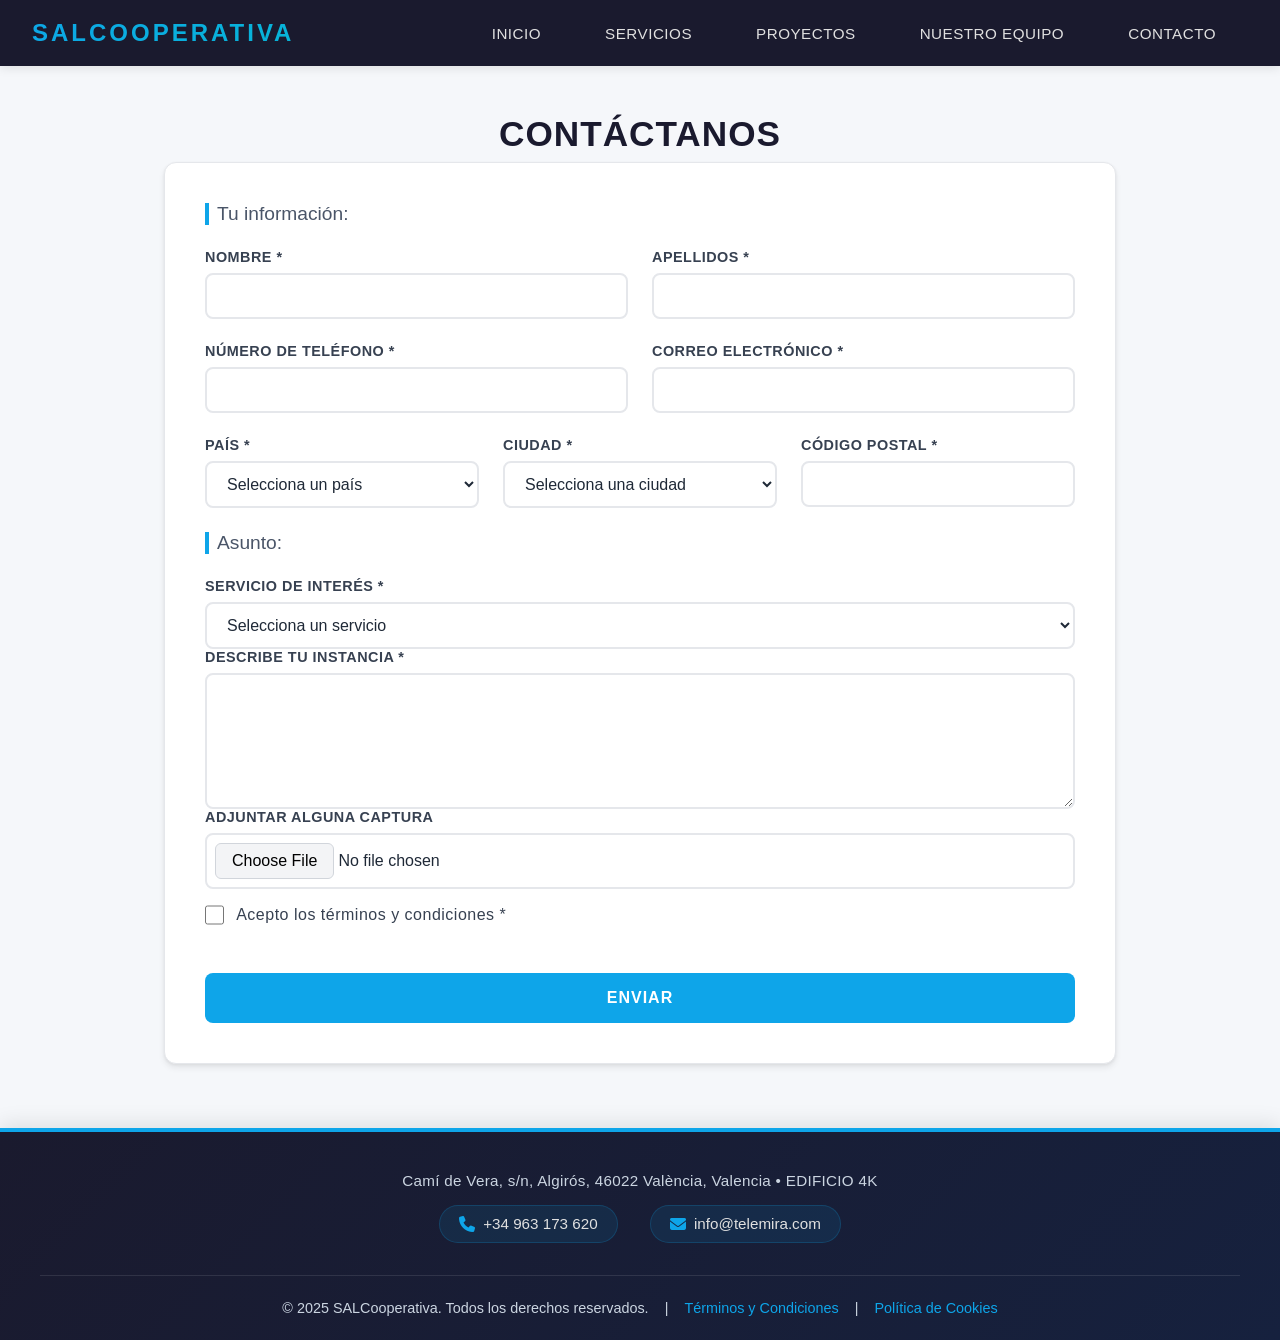
<file: contacto.html>
<!DOCTYPE html>
<html lang="es">
<head>
    <meta charset="UTF-8">
    <meta name="viewport" content="width=device-width, initial-scale=1.0">
    <title>Contacto - SALCooperativa</title>
    <link rel="icon" type="image/png" href="favicon.png">
    <link rel="stylesheet" href="styles.css">
    <link rel="stylesheet" href="https://cdnjs.cloudflare.com/ajax/libs/font-awesome/6.4.0/css/all.min.css">
</head>
<body>
    <header>
        <h1>SALCooperativa</h1>
        <nav>
            <ul>
                <li><a href="index.html">Inicio</a></li>
                <li><a href="servicios.html">Servicios</a></li>
                <li><a href="proyectos.html">Proyectos</a></li>
                <li><a href="conocenos.html">Nuestro equipo</a></li>
                <li><a href="contacto.html">Contacto</a></li>
            </ul>
        </nav>
    </header>
    
    <main>
        <h2>CONTÁCTANOS</h2>
        
        <form>
            <h3>Tu información:</h3>
            
            <div class="form-row">
                <div class="form-group half">
                    <label for="nombre">Nombre *</label>
                    <input type="text" id="nombre" name="nombre" required>
                </div>
                
                <div class="form-group half">
                    <label for="apellidos">Apellidos *</label>
                    <input type="text" id="apellidos" name="apellidos" required>
                </div>
            </div>
            
            <div class="form-row">
                <div class="form-group half">
                    <label for="telefono">Número de teléfono *</label>
                    <input type="tel" id="telefono" name="telefono" required>
                </div>
                
                <div class="form-group half">
                    <label for="email">Correo electrónico *</label>
                    <input type="email" id="email" name="email" required>
                </div>
            </div>
            
            <div class="form-row">
                <div class="form-group third">
                    <label for="pais">País *</label>
                    <select id="pais" name="pais" required>
                        <option value="">Selecciona un país</option>
                        <option value="espana">España</option>
                        <option value="francia">Francia</option>
                        <option value="portugal">Portugal</option>
                        <option value="italia">Italia</option>
                        <option value="alemania">Alemania</option>
                        <option value="mexico">México</option>
                        <option value="argentina">Argentina</option>
                        <option value="colombia">Colombia</option>
                    </select>
                </div>
                
                <div class="form-group third">
                    <label for="ciudad">Ciudad *</label>
                    <select id="ciudad" name="ciudad" required>
                        <option value="">Selecciona una ciudad</option>
                    </select>
                </div>
                
                <div class="form-group third">
                    <label for="codigo-postal">Código Postal *</label>
                    <input type="text" id="codigo-postal" name="codigo-postal" required>
                </div>
            </div>
            
            <h3>Asunto:</h3>
            
            <div class="form-group">
                <label for="asunto">Servicio de Interés *</label>
                <select id="asunto" name="asunto" required>
                    <option value="">Selecciona un servicio</option>
                    <optgroup label="Ciberseguridad">
                        <option value="salsecure">SALSecure - Ciberseguridad Integral</option>
                        <option value="endpoint">SALSecurity-EndPoint - Protección de Dispositivos</option>
                        <option value="consultoria-seguridad">Consultoría en Seguridad</option>
                    </optgroup>
                    <optgroup label="Administración de Redes">
                        <option value="lansal">LAN-SAL - Instalaciones de Redes</option>
                        <option value="redrecurses">RedRecurses - Administración de Redes</option>
                        <option value="salsla">SAL-SLA - Soporte 24/7</option>
                    </optgroup>
                    <optgroup label="Certificados Digitales">
                        <option value="salssl">SALSSL - Certificados SSL/TLS</option>
                    </optgroup>
                    <optgroup label="Inteligencia Artificial">
                        <option value="salia">salIA - Automatización con IA</option>
                        <option value="chatbots">Chatbots con IA</option>
                        <option value="analisis-predictivo">Análisis Predictivo</option>
                    </optgroup>
                    <optgroup label="Base de Datos y Sistemas">
                        <option value="saldb">SALdb - Administración de Bases de Datos</option>
                        <option value="salcloud">SALCloud - Servidores Cloud</option>
                        <option value="datarecover">DataRecover - Recuperación de Datos</option>
                        <option value="desarrollo-web">Desarrollo Web</option>
                    </optgroup>
                    <optgroup label="Atención y Marketing">
                        <option value="atencion-cliente">Atención al Cliente</option>
                        <option value="telemarketing">Telemarketing</option>
                        <option value="marketing-digital">Marketing Digital</option>
                    </optgroup>
                    <option value="otros">Otros - Consulta General</option>
                </select>
            </div>
            
            <div class="form-group">
                <label for="descripcion">Describe tu instancia *</label>
                <textarea id="descripcion" name="descripcion" rows="6" required></textarea>
            </div>
            
            <div class="form-group">
                <label for="captura">Adjuntar alguna captura</label>
                <input type="file" id="captura" name="captura" accept="image/*">
            </div>
            
            <div class="form-group checkbox-group">
                <label class="checkbox-label">
                    <input type="checkbox" id="terminos" name="terminos" required>
                    <span>Acepto los términos y condiciones *</span>
                </label>
            </div>
            
            <button type="submit">Enviar</button>
        </form>
    </main>
    
    <footer>
        <div class="footer-content">
            <div class="footer-info">
                <p class="footer-address">Camí de Vera, s/n, Algirós, 46022 València, Valencia • EDIFICIO 4K</p>
                <div class="footer-contact">
                    <p><i class="fas fa-phone"></i> +34 963 173 620</p>
                    <p><i class="fas fa-envelope"></i> info@telemira.com</p>
                </div>
            </div>
            <div class="footer-links">
                <span>&copy; 2025 SALCooperativa. Todos los derechos reservados.</span>
                <span>|</span>
                <a href="#terminos">Términos y Condiciones</a>
                <span>|</span>
                <a href="#politicas">Política de Cookies</a>
            </div>
        </div>
    </footer>
    
    <script>
        const ciudadesPorPais = {
            espana: ['Madrid', 'Barcelona', 'Valencia', 'Sevilla', 'Zaragoza', 'Málaga', 'Bilbao'],
            francia: ['París', 'Marsella', 'Lyon', 'Toulouse', 'Niza', 'Nantes', 'Estrasburgo'],
            portugal: ['Lisboa', 'Oporto', 'Braga', 'Coímbra', 'Faro', 'Funchal'],
            italia: ['Roma', 'Milán', 'Nápoles', 'Turín', 'Florencia', 'Venecia', 'Bolonia'],
            alemania: ['Berlín', 'Múnich', 'Hamburgo', 'Frankfurt', 'Colonia', 'Stuttgart'],
            mexico: ['Ciudad de México', 'Guadalajara', 'Monterrey', 'Puebla', 'Tijuana', 'Cancún'],
            argentina: ['Buenos Aires', 'Córdoba', 'Rosario', 'Mendoza', 'La Plata', 'Mar del Plata'],
            colombia: ['Bogotá', 'Medellín', 'Cali', 'Barranquilla', 'Cartagena', 'Bucaramanga']
        };
        
        document.getElementById('pais').addEventListener('change', function() {
            const paisSeleccionado = this.value;
            const ciudadSelect = document.getElementById('ciudad');
            
            ciudadSelect.innerHTML = '<option value="">Selecciona una ciudad</option>';
            
            if (paisSeleccionado && ciudadesPorPais[paisSeleccionado]) {
                ciudadesPorPais[paisSeleccionado].forEach(ciudad => {
                    const option = document.createElement('option');
                    option.value = ciudad.toLowerCase();
                    option.textContent = ciudad;
                    ciudadSelect.appendChild(option);
                });
            }
        });
    </script>
</body>
</html>
</file>
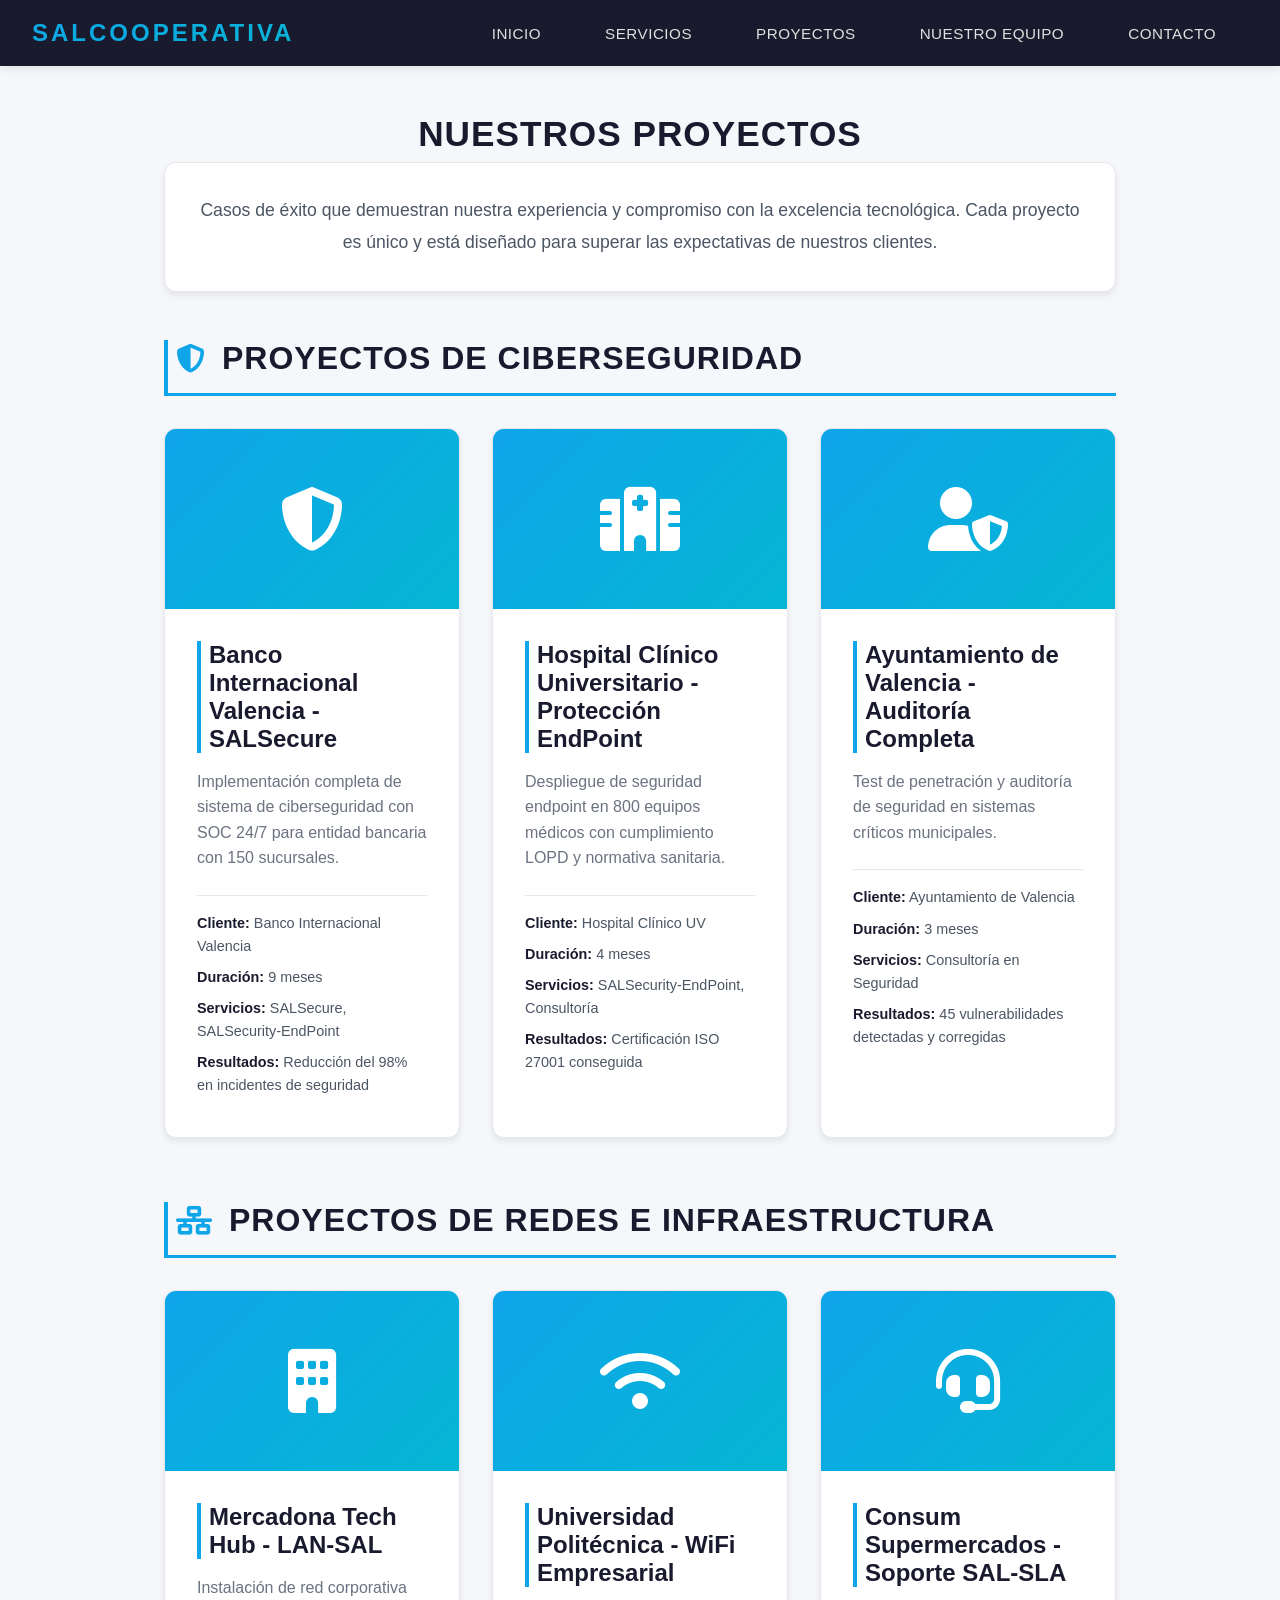
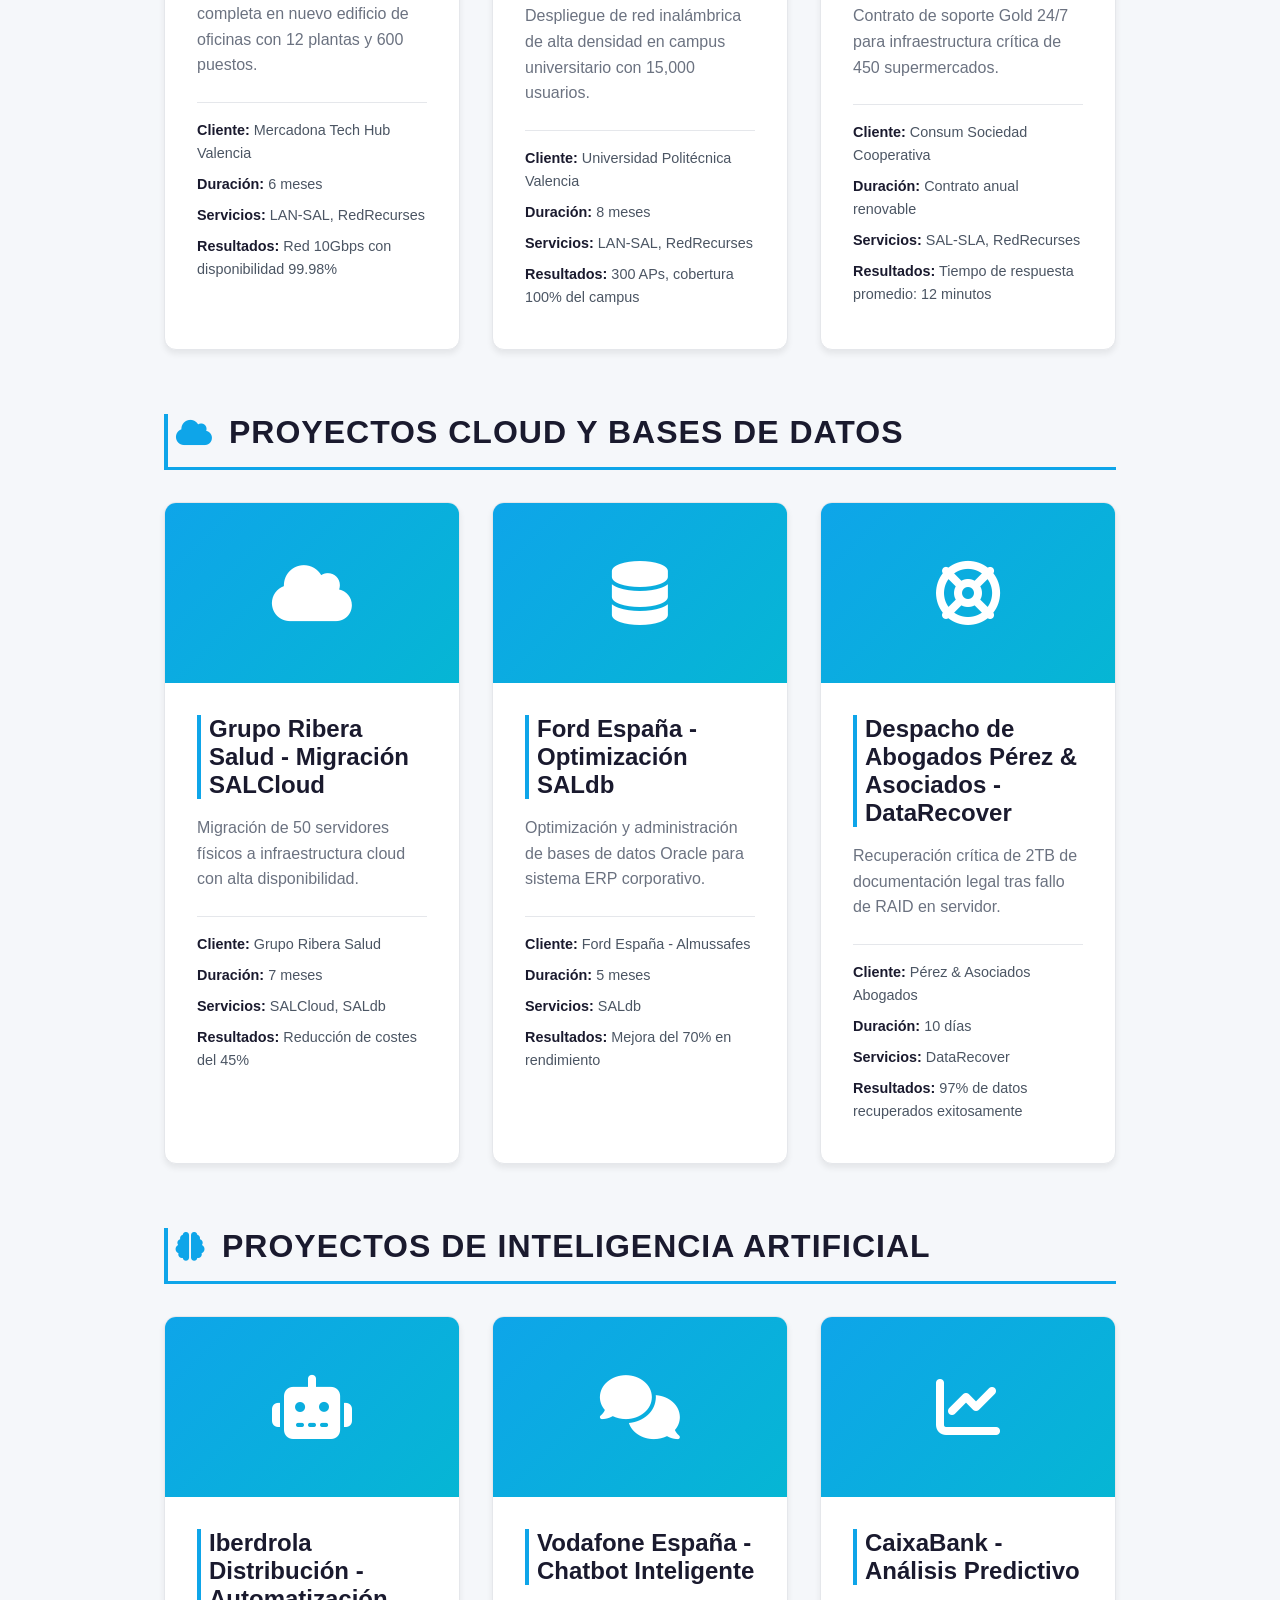
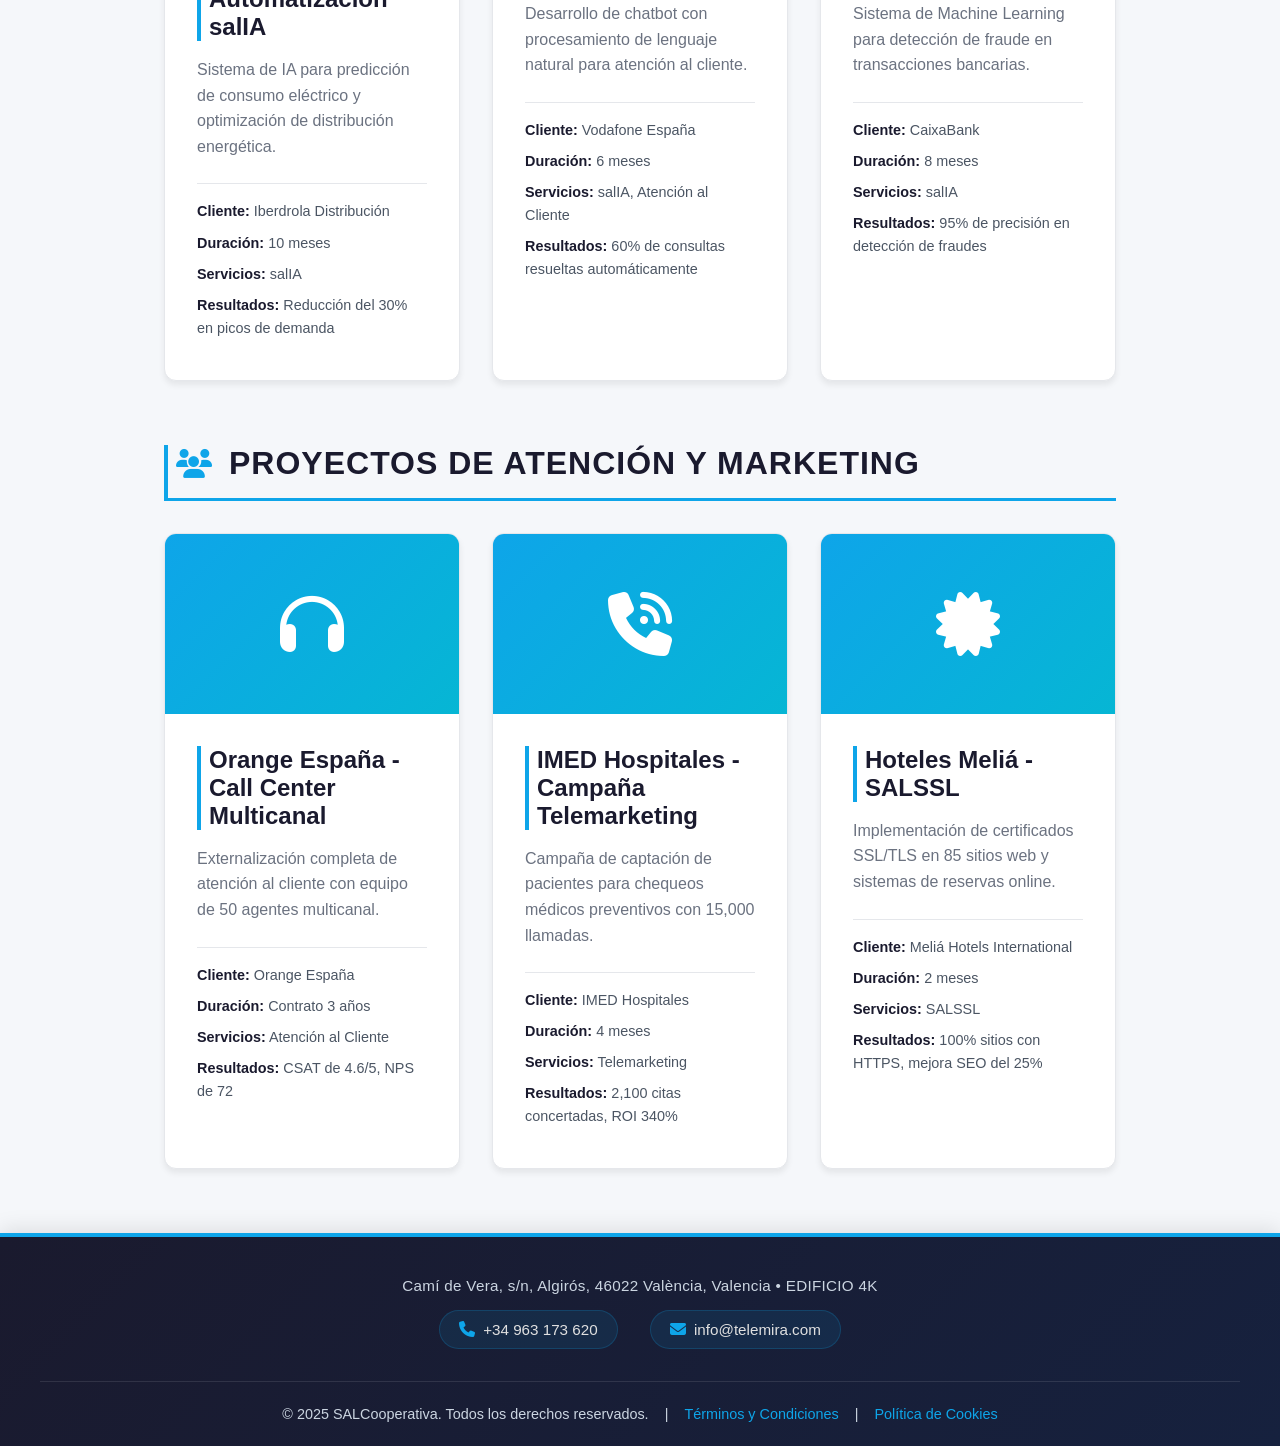
<file: proyectos.html>
<!DOCTYPE html>
<html lang="es">
<head>
    <meta charset="UTF-8">
    <meta name="viewport" content="width=device-width, initial-scale=1.0">
    <title>Proyectos - SALCooperativa</title>
    <link rel="icon" type="image/png" href="favicon.png">
    <link rel="stylesheet" href="styles.css">
    <link rel="stylesheet" href="https://cdnjs.cloudflare.com/ajax/libs/font-awesome/6.4.0/css/all.min.css">
</head>
<body>
    <header>
        <h1>SALCooperativa</h1>
        <nav>
            <ul>
                <li><a href="index.html">Inicio</a></li>
                <li><a href="servicios.html">Servicios</a></li>
                <li><a href="proyectos.html">Proyectos</a></li>
                <li><a href="conocenos.html">Nuestro Equipo</a></li>
                <li><a href="contacto.html">Contacto</a></li>
            </ul>
        </nav>
    </header>
    
    <main>
        <h2>NUESTROS PROYECTOS</h2>
        
        <section class="about-section">
            <p class="about-text">
                Casos de éxito que demuestran nuestra experiencia y compromiso con la excelencia tecnológica. 
                Cada proyecto es único y está diseñado para superar las expectativas de nuestros clientes.
            </p>
        </section>

        <!-- CIBERSEGURIDAD -->
        <section class="services-category">
            <h3 class="category-title"><i class="fas fa-shield-alt"></i> PROYECTOS DE CIBERSEGURIDAD</h3>
            <div class="projects-grid">
                <div class="project-card">
                    <div class="project-image">
                        <i class="fas fa-shield-alt"></i>
                    </div>
                    <div class="project-content">
                        <h3>Banco Internacional Valencia - SALSecure</h3>
                        <p>Implementación completa de sistema de ciberseguridad con SOC 24/7 para entidad bancaria con 150 sucursales.</p>
                        <div class="project-details">
                            <p><strong>Cliente:</strong> Banco Internacional Valencia</p>
                            <p><strong>Duración:</strong> 9 meses</p>
                            <p><strong>Servicios:</strong> SALSecure, SALSecurity-EndPoint</p>
                            <p><strong>Resultados:</strong> Reducción del 98% en incidentes de seguridad</p>
                        </div>
                    </div>
                </div>

                <div class="project-card">
                    <div class="project-image">
                        <i class="fas fa-hospital"></i>
                    </div>
                    <div class="project-content">
                        <h3>Hospital Clínico Universitario - Protección EndPoint</h3>
                        <p>Despliegue de seguridad endpoint en 800 equipos médicos con cumplimiento LOPD y normativa sanitaria.</p>
                        <div class="project-details">
                            <p><strong>Cliente:</strong> Hospital Clínico UV</p>
                            <p><strong>Duración:</strong> 4 meses</p>
                            <p><strong>Servicios:</strong> SALSecurity-EndPoint, Consultoría</p>
                            <p><strong>Resultados:</strong> Certificación ISO 27001 conseguida</p>
                        </div>
                    </div>
                </div>

                <div class="project-card">
                    <div class="project-image">
                        <i class="fas fa-user-shield"></i>
                    </div>
                    <div class="project-content">
                        <h3>Ayuntamiento de Valencia - Auditoría Completa</h3>
                        <p>Test de penetración y auditoría de seguridad en sistemas críticos municipales.</p>
                        <div class="project-details">
                            <p><strong>Cliente:</strong> Ayuntamiento de Valencia</p>
                            <p><strong>Duración:</strong> 3 meses</p>
                            <p><strong>Servicios:</strong> Consultoría en Seguridad</p>
                            <p><strong>Resultados:</strong> 45 vulnerabilidades detectadas y corregidas</p>
                        </div>
                    </div>
                </div>
            </div>
        </section>

        <!-- REDES E INFRAESTRUCTURA -->
        <section class="services-category">
            <h3 class="category-title"><i class="fas fa-network-wired"></i> PROYECTOS DE REDES E INFRAESTRUCTURA</h3>
            <div class="projects-grid">
                <div class="project-card">
                    <div class="project-image">
                        <i class="fas fa-building"></i>
                    </div>
                    <div class="project-content">
                        <h3>Mercadona Tech Hub - LAN-SAL</h3>
                        <p>Instalación de red corporativa completa en nuevo edificio de oficinas con 12 plantas y 600 puestos.</p>
                        <div class="project-details">
                            <p><strong>Cliente:</strong> Mercadona Tech Hub Valencia</p>
                            <p><strong>Duración:</strong> 6 meses</p>
                            <p><strong>Servicios:</strong> LAN-SAL, RedRecurses</p>
                            <p><strong>Resultados:</strong> Red 10Gbps con disponibilidad 99.98%</p>
                        </div>
                    </div>
                </div>

                <div class="project-card">
                    <div class="project-image">
                        <i class="fas fa-wifi"></i>
                    </div>
                    <div class="project-content">
                        <h3>Universidad Politécnica - WiFi Empresarial</h3>
                        <p>Despliegue de red inalámbrica de alta densidad en campus universitario con 15,000 usuarios.</p>
                        <div class="project-details">
                            <p><strong>Cliente:</strong> Universidad Politécnica Valencia</p>
                            <p><strong>Duración:</strong> 8 meses</p>
                            <p><strong>Servicios:</strong> LAN-SAL, RedRecurses</p>
                            <p><strong>Resultados:</strong> 300 APs, cobertura 100% del campus</p>
                        </div>
                    </div>
                </div>

                <div class="project-card">
                    <div class="project-image">
                        <i class="fas fa-headset"></i>
                    </div>
                    <div class="project-content">
                        <h3>Consum Supermercados - Soporte SAL-SLA</h3>
                        <p>Contrato de soporte Gold 24/7 para infraestructura crítica de 450 supermercados.</p>
                        <div class="project-details">
                            <p><strong>Cliente:</strong> Consum Sociedad Cooperativa</p>
                            <p><strong>Duración:</strong> Contrato anual renovable</p>
                            <p><strong>Servicios:</strong> SAL-SLA, RedRecurses</p>
                            <p><strong>Resultados:</strong> Tiempo de respuesta promedio: 12 minutos</p>
                        </div>
                    </div>
                </div>
            </div>
        </section>

        <!-- CLOUD Y BASES DE DATOS -->
        <section class="services-category">
            <h3 class="category-title"><i class="fas fa-cloud"></i> PROYECTOS CLOUD Y BASES DE DATOS</h3>
            <div class="projects-grid">
                <div class="project-card">
                    <div class="project-image">
                        <i class="fas fa-cloud"></i>
                    </div>
                    <div class="project-content">
                        <h3>Grupo Ribera Salud - Migración SALCloud</h3>
                        <p>Migración de 50 servidores físicos a infraestructura cloud con alta disponibilidad.</p>
                        <div class="project-details">
                            <p><strong>Cliente:</strong> Grupo Ribera Salud</p>
                            <p><strong>Duración:</strong> 7 meses</p>
                            <p><strong>Servicios:</strong> SALCloud, SALdb</p>
                            <p><strong>Resultados:</strong> Reducción de costes del 45%</p>
                        </div>
                    </div>
                </div>

                <div class="project-card">
                    <div class="project-image">
                        <i class="fas fa-database"></i>
                    </div>
                    <div class="project-content">
                        <h3>Ford España - Optimización SALdb</h3>
                        <p>Optimización y administración de bases de datos Oracle para sistema ERP corporativo.</p>
                        <div class="project-details">
                            <p><strong>Cliente:</strong> Ford España - Almussafes</p>
                            <p><strong>Duración:</strong> 5 meses</p>
                            <p><strong>Servicios:</strong> SALdb</p>
                            <p><strong>Resultados:</strong> Mejora del 70% en rendimiento</p>
                        </div>
                    </div>
                </div>

                <div class="project-card">
                    <div class="project-image">
                        <i class="fas fa-life-ring"></i>
                    </div>
                    <div class="project-content">
                        <h3>Despacho de Abogados Pérez & Asociados - DataRecover</h3>
                        <p>Recuperación crítica de 2TB de documentación legal tras fallo de RAID en servidor.</p>
                        <div class="project-details">
                            <p><strong>Cliente:</strong> Pérez & Asociados Abogados</p>
                            <p><strong>Duración:</strong> 10 días</p>
                            <p><strong>Servicios:</strong> DataRecover</p>
                            <p><strong>Resultados:</strong> 97% de datos recuperados exitosamente</p>
                        </div>
                    </div>
                </div>
            </div>
        </section>

        <!-- INTELIGENCIA ARTIFICIAL -->
        <section class="services-category">
            <h3 class="category-title"><i class="fas fa-brain"></i> PROYECTOS DE INTELIGENCIA ARTIFICIAL</h3>
            <div class="projects-grid">
                <div class="project-card">
                    <div class="project-image">
                        <i class="fas fa-robot"></i>
                    </div>
                    <div class="project-content">
                        <h3>Iberdrola Distribución - Automatización salIA</h3>
                        <p>Sistema de IA para predicción de consumo eléctrico y optimización de distribución energética.</p>
                        <div class="project-details">
                            <p><strong>Cliente:</strong> Iberdrola Distribución</p>
                            <p><strong>Duración:</strong> 10 meses</p>
                            <p><strong>Servicios:</strong> salIA</p>
                            <p><strong>Resultados:</strong> Reducción del 30% en picos de demanda</p>
                        </div>
                    </div>
                </div>

                <div class="project-card">
                    <div class="project-image">
                        <i class="fas fa-comments"></i>
                    </div>
                    <div class="project-content">
                        <h3>Vodafone España - Chatbot Inteligente</h3>
                        <p>Desarrollo de chatbot con procesamiento de lenguaje natural para atención al cliente.</p>
                        <div class="project-details">
                            <p><strong>Cliente:</strong> Vodafone España</p>
                            <p><strong>Duración:</strong> 6 meses</p>
                            <p><strong>Servicios:</strong> salIA, Atención al Cliente</p>
                            <p><strong>Resultados:</strong> 60% de consultas resueltas automáticamente</p>
                        </div>
                    </div>
                </div>

                <div class="project-card">
                    <div class="project-image">
                        <i class="fas fa-chart-line"></i>
                    </div>
                    <div class="project-content">
                        <h3>CaixaBank - Análisis Predictivo</h3>
                        <p>Sistema de Machine Learning para detección de fraude en transacciones bancarias.</p>
                        <div class="project-details">
                            <p><strong>Cliente:</strong> CaixaBank</p>
                            <p><strong>Duración:</strong> 8 meses</p>
                            <p><strong>Servicios:</strong> salIA</p>
                            <p><strong>Resultados:</strong> 95% de precisión en detección de fraudes</p>
                        </div>
                    </div>
                </div>
            </div>
        </section>

        <!-- ATENCIÓN AL CLIENTE Y MARKETING -->
        <section class="services-category">
            <h3 class="category-title"><i class="fas fa-users"></i> PROYECTOS DE ATENCIÓN Y MARKETING</h3>
            <div class="projects-grid">
                <div class="project-card">
                    <div class="project-image">
                        <i class="fas fa-headphones"></i>
                    </div>
                    <div class="project-content">
                        <h3>Orange España - Call Center Multicanal</h3>
                        <p>Externalización completa de atención al cliente con equipo de 50 agentes multicanal.</p>
                        <div class="project-details">
                            <p><strong>Cliente:</strong> Orange España</p>
                            <p><strong>Duración:</strong> Contrato 3 años</p>
                            <p><strong>Servicios:</strong> Atención al Cliente</p>
                            <p><strong>Resultados:</strong> CSAT de 4.6/5, NPS de 72</p>
                        </div>
                    </div>
                </div>

                <div class="project-card">
                    <div class="project-image">
                        <i class="fas fa-phone-volume"></i>
                    </div>
                    <div class="project-content">
                        <h3>IMED Hospitales - Campaña Telemarketing</h3>
                        <p>Campaña de captación de pacientes para chequeos médicos preventivos con 15,000 llamadas.</p>
                        <div class="project-details">
                            <p><strong>Cliente:</strong> IMED Hospitales</p>
                            <p><strong>Duración:</strong> 4 meses</p>
                            <p><strong>Servicios:</strong> Telemarketing</p>
                            <p><strong>Resultados:</strong> 2,100 citas concertadas, ROI 340%</p>
                        </div>
                    </div>
                </div>

                <div class="project-card">
                    <div class="project-image">
                        <i class="fas fa-certificate"></i>
                    </div>
                    <div class="project-content">
                        <h3>Hoteles Meliá - SALSSL</h3>
                        <p>Implementación de certificados SSL/TLS en 85 sitios web y sistemas de reservas online.</p>
                        <div class="project-details">
                            <p><strong>Cliente:</strong> Meliá Hotels International</p>
                            <p><strong>Duración:</strong> 2 meses</p>
                            <p><strong>Servicios:</strong> SALSSL</p>
                            <p><strong>Resultados:</strong> 100% sitios con HTTPS, mejora SEO del 25%</p>
                        </div>
                    </div>
                </div>
            </div>
        </section>
    </main>
    
    <footer>
        <div class="footer-content">
            <div class="footer-info">
                <p class="footer-address">Camí de Vera, s/n, Algirós, 46022 València, Valencia • EDIFICIO 4K</p>
                <div class="footer-contact">
                    <p><i class="fas fa-phone"></i> +34 963 173 620</p>
                    <p><i class="fas fa-envelope"></i> info@telemira.com</p>
                </div>
            </div>
            <div class="footer-links">
                <span>&copy; 2025 SALCooperativa. Todos los derechos reservados.</span>
                <span>|</span>
                <a href="#terminos">Términos y Condiciones</a>
                <span>|</span>
                <a href="#politicas">Política de Cookies</a>
            </div>
        </div>
    </footer>
</body>
</html>
</file>
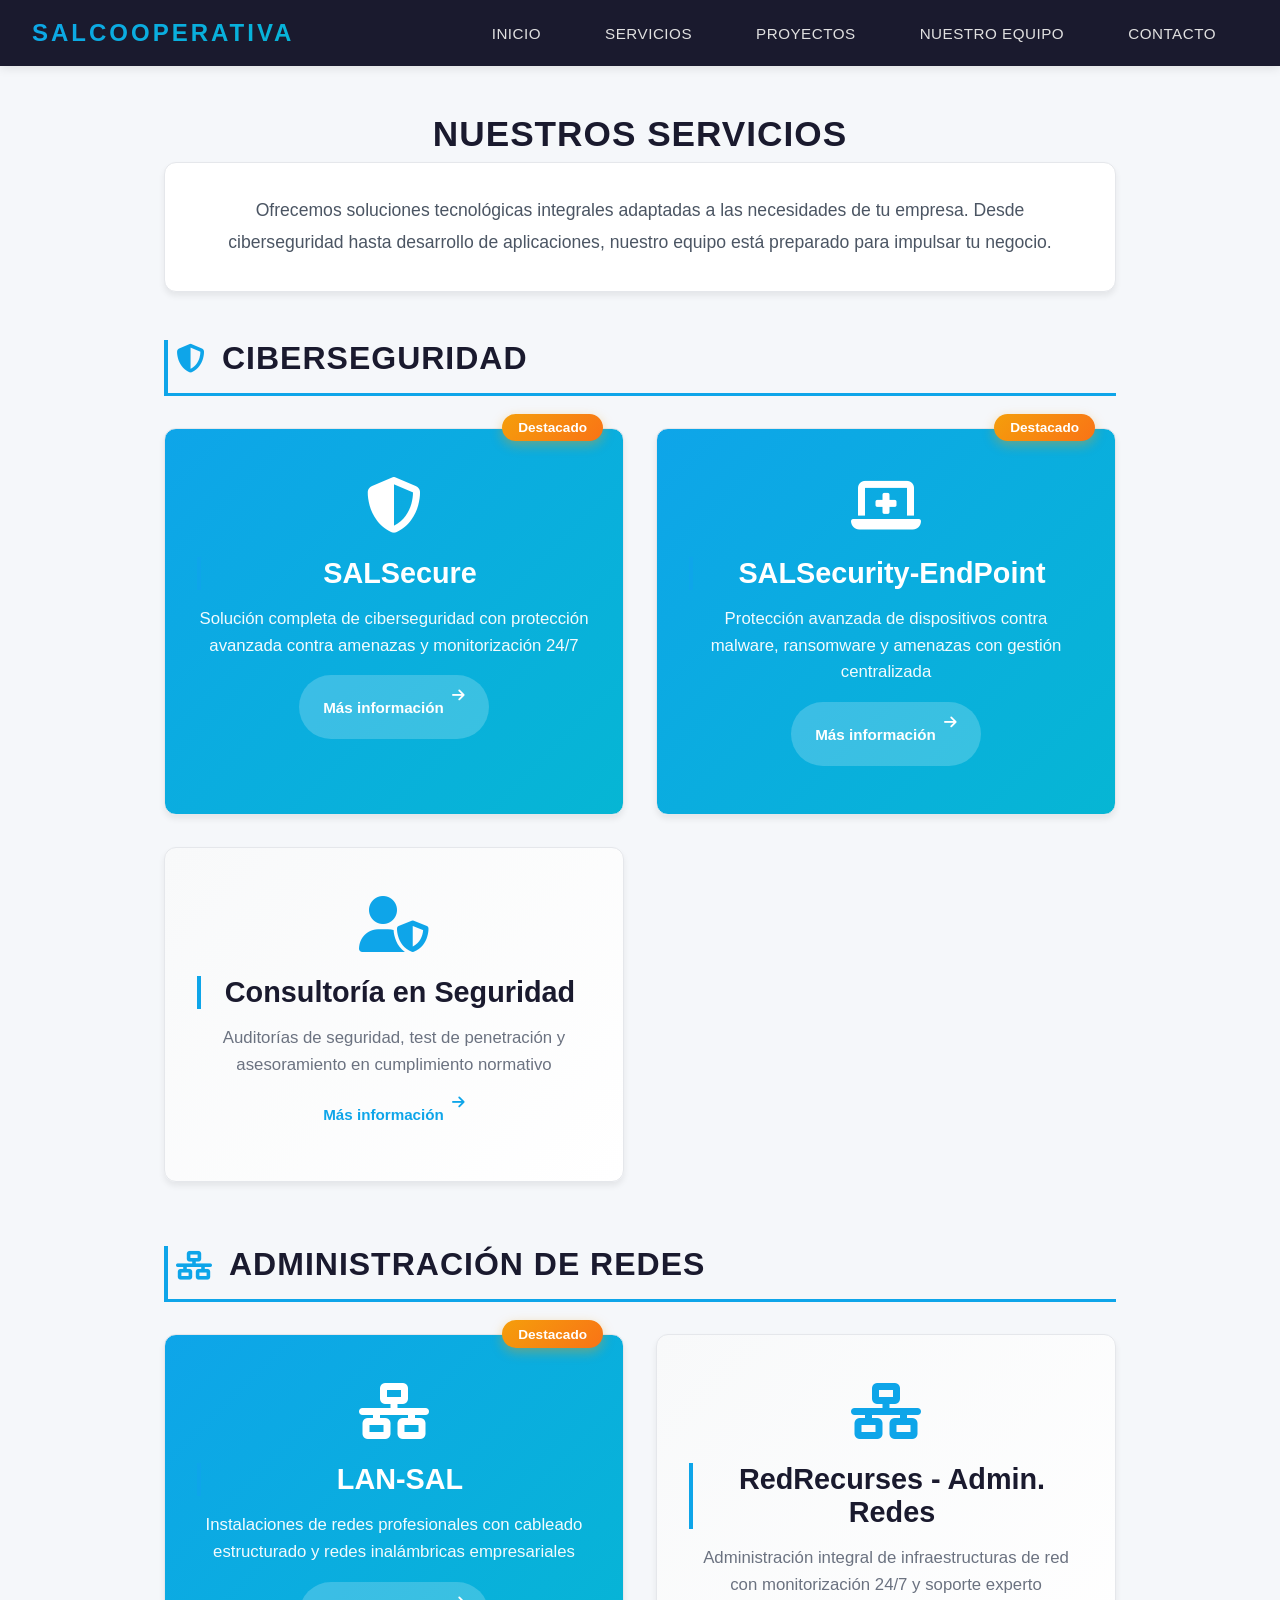
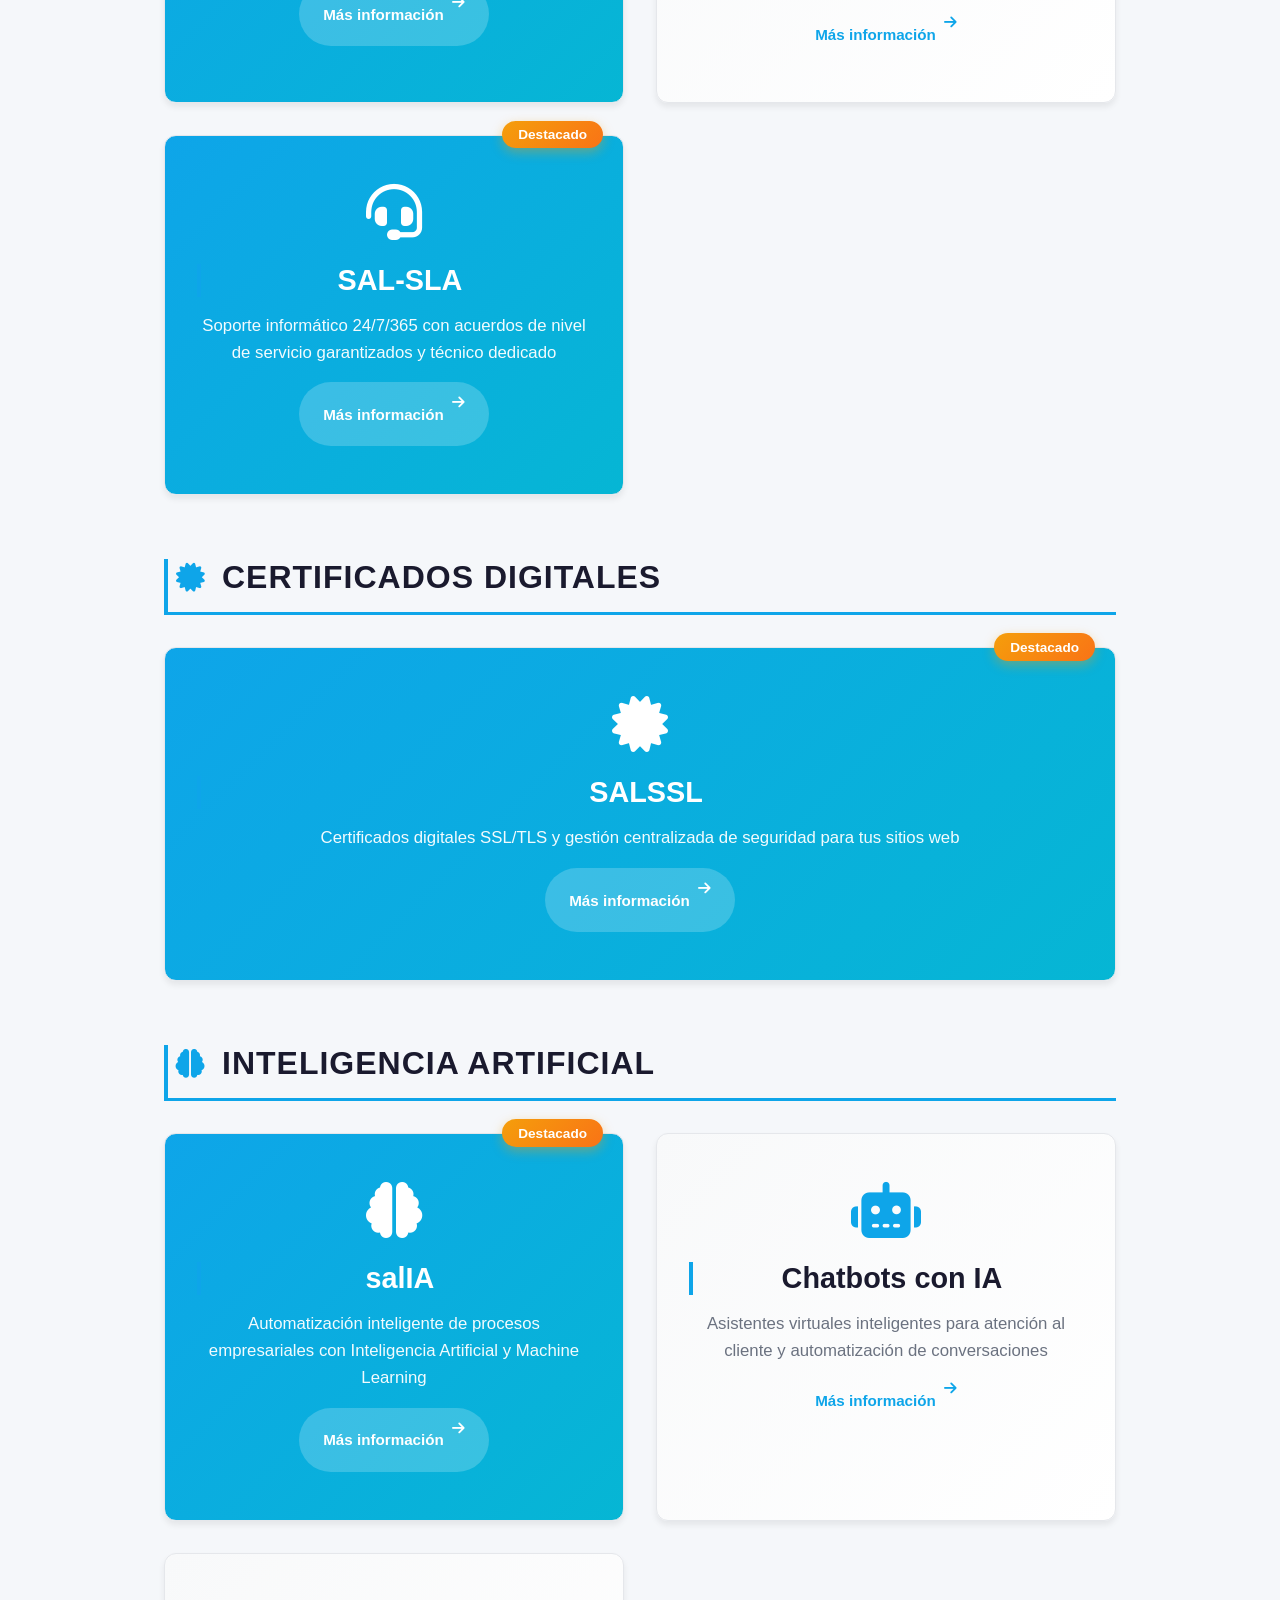
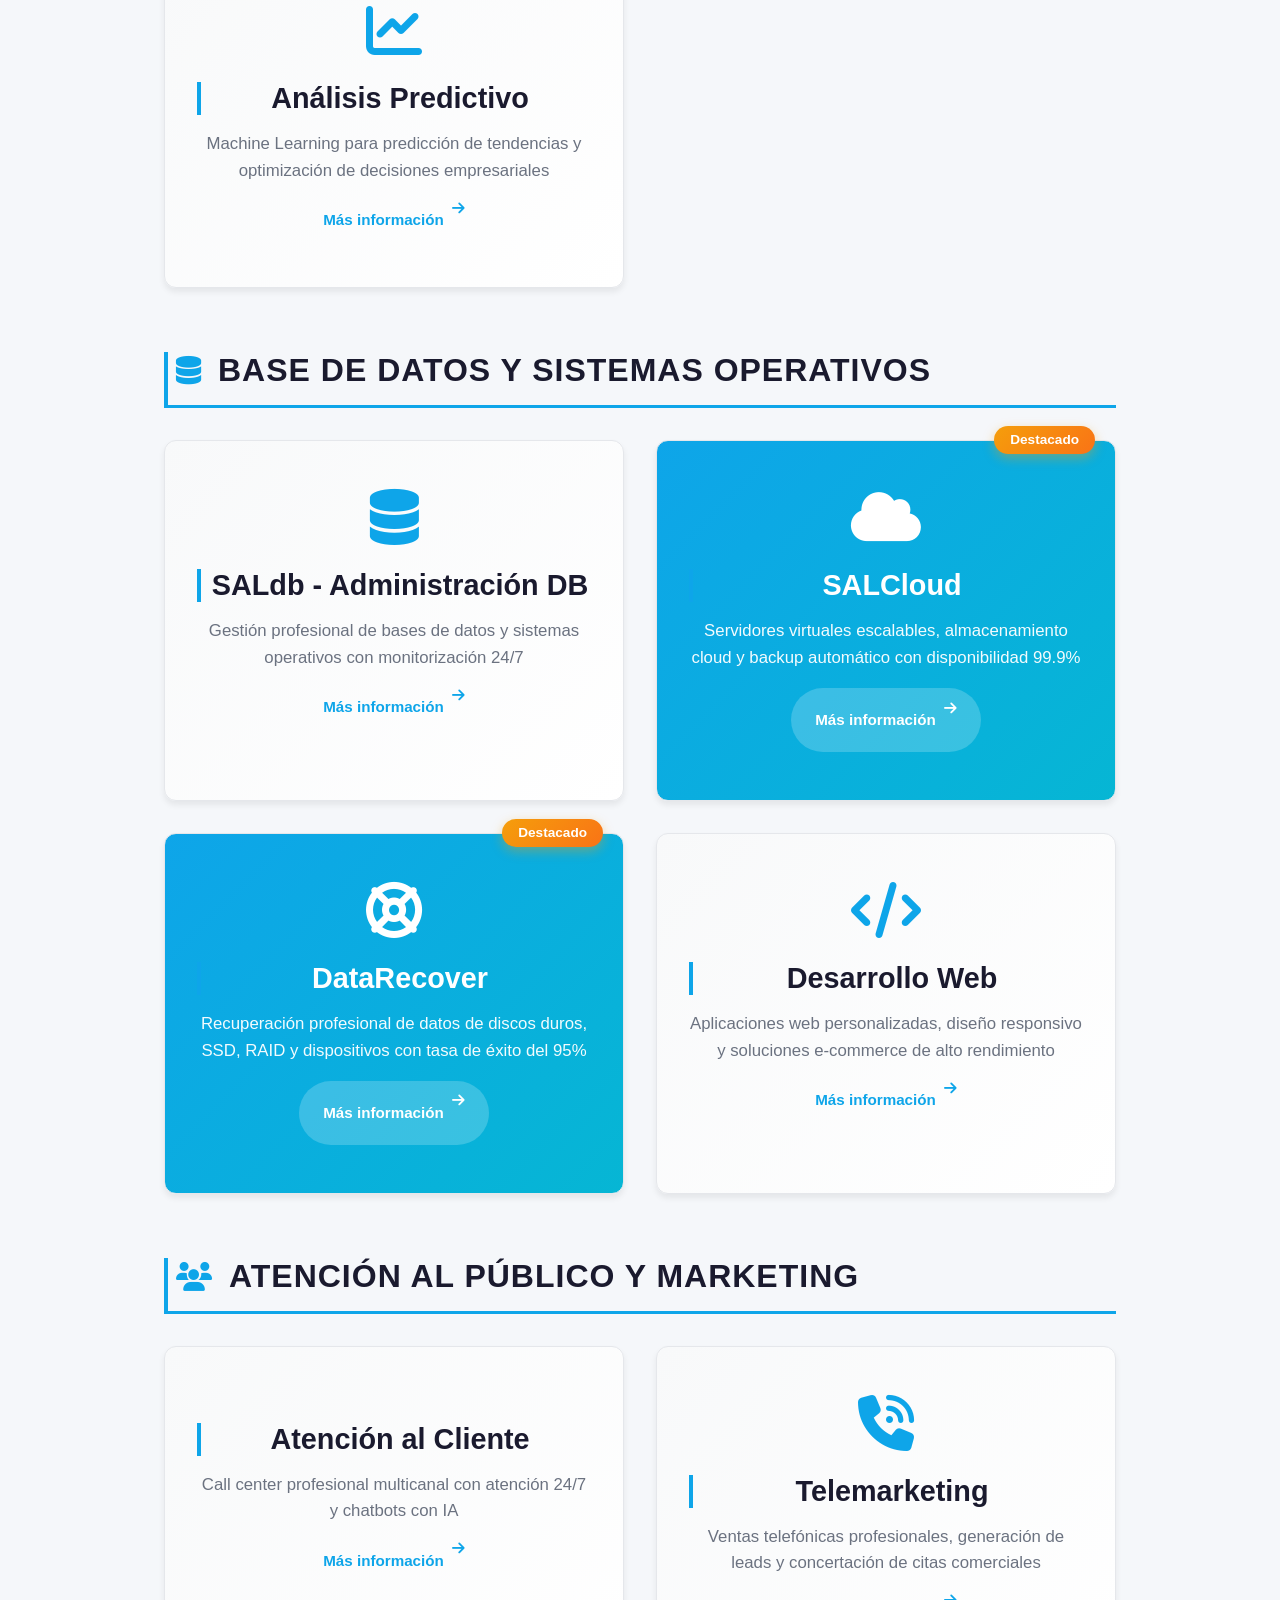
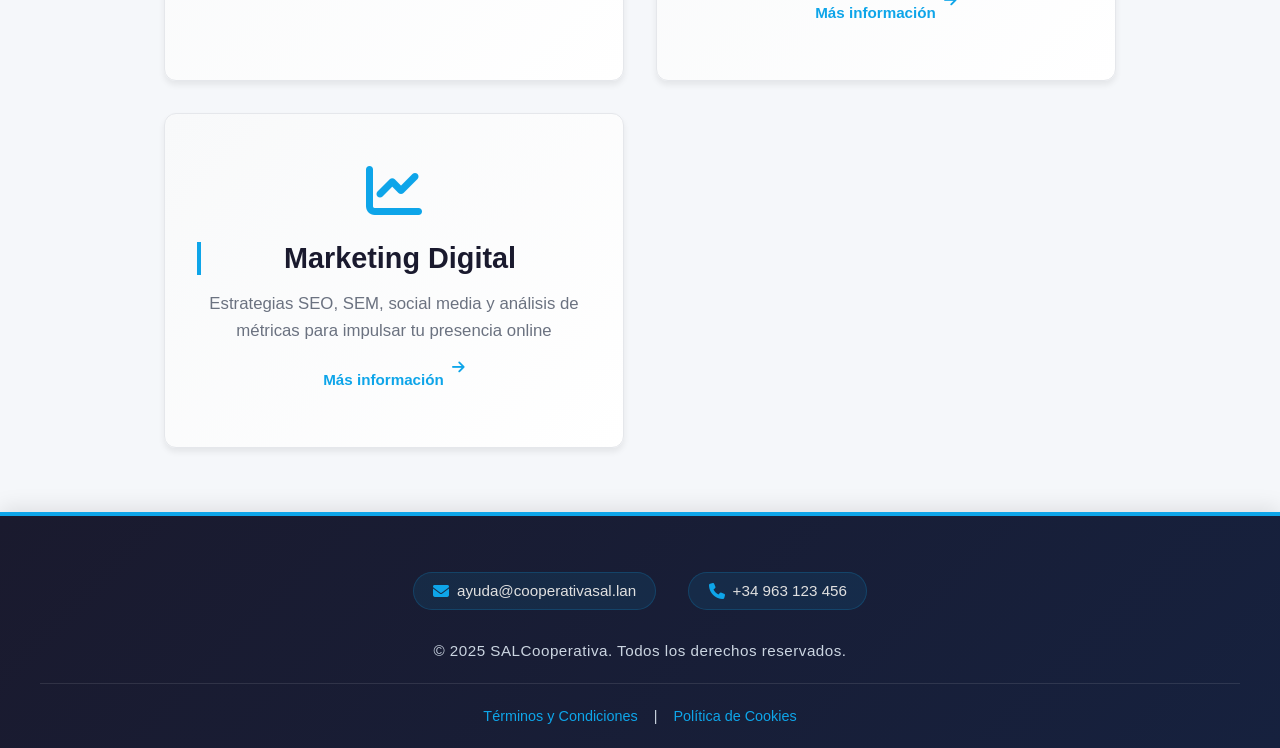
<file: servicios.html>
<!DOCTYPE html>
<html lang="es">
<head>
    <meta charset="UTF-8">
    <meta name="viewport" content="width=device-width, initial-scale=1.0">
    <title>Servicios - SALCooperativa</title>
    <link rel="icon" type="image/png" href="favicon.png">
    <link rel="stylesheet" href="styles.css">
    <link rel="stylesheet" href="https://cdnjs.cloudflare.com/ajax/libs/font-awesome/6.4.0/css/all.min.css">
</head>
<body>
    <header>
        <h1>SALCooperativa</h1>
        <nav>
            <ul>
                <li><a href="index.html">Inicio</a></li>
                <li><a href="servicios.html">Servicios</a></li>
                <li><a href="proyectos.html">Proyectos</a></li>
                <li><a href="conocenos.html">Nuestro Equipo</a></li>
                <li><a href="contacto.html">Contacto</a></li>
            </ul>
        </nav>
    </header>
    
    <main>
        <h2>NUESTROS SERVICIOS</h2>
        
        <section class="about-section">
            <p class="about-text">
                Ofrecemos soluciones tecnológicas integrales adaptadas a las necesidades de tu empresa. 
                Desde ciberseguridad hasta desarrollo de aplicaciones, nuestro equipo está preparado para impulsar tu negocio.
            </p>
        </section>

        <!-- CIBERSEGURIDAD -->
        <section class="services-category">
            <h3 class="category-title"><i class="fas fa-shield-alt"></i> CIBERSEGURIDAD</h3>
            <div class="services-grid">
                <div class="service-card featured-service">
                    <div class="service-badge">Destacado</div>
                    <i class="fas fa-shield-alt"></i>
                    <h3>SALSecure</h3>
                    <p>Solución completa de ciberseguridad con protección avanzada contra amenazas y monitorización 24/7</p>
                    <a href="servicios/salsecure.html" class="service-link">Más información <i class="fas fa-arrow-right"></i></a>
                </div>

                <div class="service-card featured-service">
                    <div class="service-badge">Destacado</div>
                    <i class="fas fa-laptop-medical"></i>
                    <h3>SALSecurity-EndPoint</h3>
                    <p>Protección avanzada de dispositivos contra malware, ransomware y amenazas con gestión centralizada</p>
                    <a href="servicios/salsecurity-endpoint.html" class="service-link">Más información <i class="fas fa-arrow-right"></i></a>
                </div>

                <div class="service-card">
                    <i class="fas fa-user-shield"></i>
                    <h3>Consultoría en Seguridad</h3>
                    <p>Auditorías de seguridad, test de penetración y asesoramiento en cumplimiento normativo</p>
                    <a href="servicios/consultoria-seguridad.html" class="service-link">Más información <i class="fas fa-arrow-right"></i></a>
                </div>
            </div>
        </section>

        <!-- ADMINISTRACIÓN DE REDES -->
        <section class="services-category">
            <h3 class="category-title"><i class="fas fa-network-wired"></i> ADMINISTRACIÓN DE REDES</h3>
            <div class="services-grid">
                <div class="service-card featured-service">
                    <div class="service-badge">Destacado</div>
                    <i class="fas fa-network-wired"></i>
                    <h3>LAN-SAL</h3>
                    <p>Instalaciones de redes profesionales con cableado estructurado y redes inalámbricas empresariales</p>
                    <a href="servicios/lansal.html" class="service-link">Más información <i class="fas fa-arrow-right"></i></a>
                </div>

                <div class="service-card">
                    <i class="fas fa-network-wired"></i>
                    <h3>RedRecurses - Admin. Redes</h3>
                    <p>Administración integral de infraestructuras de red con monitorización 24/7 y soporte experto</p>
                    <a href="servicios/redrecurses.html" class="service-link">Más información <i class="fas fa-arrow-right"></i></a>
                </div>

                <div class="service-card featured-service">
                    <div class="service-badge">Destacado</div>
                    <i class="fas fa-headset"></i>
                    <h3>SAL-SLA</h3>
                    <p>Soporte informático 24/7/365 con acuerdos de nivel de servicio garantizados y técnico dedicado</p>
                    <a href="servicios/sal-sla.html" class="service-link">Más información <i class="fas fa-arrow-right"></i></a>
                </div>
            </div>
        </section>

        <!-- CERTIFICADOS DIGITALES -->
        <section class="services-category">
            <h3 class="category-title"><i class="fas fa-certificate"></i> CERTIFICADOS DIGITALES</h3>
            <div class="services-grid">
                <div class="service-card featured-service">
                    <div class="service-badge">Destacado</div>
                    <i class="fas fa-certificate"></i>
                    <h3>SALSSL</h3>
                    <p>Certificados digitales SSL/TLS y gestión centralizada de seguridad para tus sitios web</p>
                    <a href="servicios/salssl.html" class="service-link">Más información <i class="fas fa-arrow-right"></i></a>
                </div>
            </div>
        </section>

        <!-- INTELIGENCIA ARTIFICIAL -->
        <section class="services-category">
            <h3 class="category-title"><i class="fas fa-brain"></i> INTELIGENCIA ARTIFICIAL</h3>
            <div class="services-grid">
                <div class="service-card featured-service">
                    <div class="service-badge">Destacado</div>
                    <i class="fas fa-brain"></i>
                    <h3>salIA</h3>
                    <p>Automatización inteligente de procesos empresariales con Inteligencia Artificial y Machine Learning</p>
                    <a href="servicios/salia.html" class="service-link">Más información <i class="fas fa-arrow-right"></i></a>
                </div>

                <div class="service-card">
                    <i class="fas fa-robot"></i>
                    <h3>Chatbots con IA</h3>
                    <p>Asistentes virtuales inteligentes para atención al cliente y automatización de conversaciones</p>
                    <a href="servicios/salia.html" class="service-link">Más información <i class="fas fa-arrow-right"></i></a>
                </div>

                <div class="service-card">
                    <i class="fas fa-chart-line"></i>
                    <h3>Análisis Predictivo</h3>
                    <p>Machine Learning para predicción de tendencias y optimización de decisiones empresariales</p>
                    <a href="servicios/salia.html" class="service-link">Más información <i class="fas fa-arrow-right"></i></a>
                </div>
            </div>
        </section>

        <!-- BASE DE DATOS Y SISTEMAS OPERATIVOS -->
        <section class="services-category">
            <h3 class="category-title"><i class="fas fa-database"></i> BASE DE DATOS Y SISTEMAS OPERATIVOS</h3>
            <div class="services-grid">
                <div class="service-card">
                    <i class="fas fa-database"></i>
                    <h3>SALdb - Administración DB</h3>
                    <p>Gestión profesional de bases de datos y sistemas operativos con monitorización 24/7</p>
                    <a href="servicios/saldb.html" class="service-link">Más información <i class="fas fa-arrow-right"></i></a>
                </div>

                <div class="service-card featured-service">
                    <div class="service-badge">Destacado</div>
                    <i class="fas fa-cloud"></i>
                    <h3>SALCloud</h3>
                    <p>Servidores virtuales escalables, almacenamiento cloud y backup automático con disponibilidad 99.9%</p>
                    <a href="servicios/salcloud.html" class="service-link">Más información <i class="fas fa-arrow-right"></i></a>
                </div>

                <div class="service-card featured-service">
                    <div class="service-badge">Destacado</div>
                    <i class="fas fa-life-ring"></i>
                    <h3>DataRecover</h3>
                    <p>Recuperación profesional de datos de discos duros, SSD, RAID y dispositivos con tasa de éxito del 95%</p>
                    <a href="servicios/datarecover.html" class="service-link">Más información <i class="fas fa-arrow-right"></i></a>
                </div>

                <div class="service-card">
                    <i class="fas fa-code"></i>
                    <h3>Desarrollo Web</h3>
                    <p>Aplicaciones web personalizadas, diseño responsivo y soluciones e-commerce de alto rendimiento</p>
                    <a href="contacto.html" class="service-link">Más información <i class="fas fa-arrow-right"></i></a>
                </div>
            </div>
        </section>

        <!-- ATENCIÓN AL PÚBLICO Y MARKETING -->
        <section class="services-category">
            <h3 class="category-title"><i class="fas fa-users"></i> ATENCIÓN AL PÚBLICO Y MARKETING</h3>
            <div class="services-grid">
                <div class="service-card">
                    <i class="fas fa-user-headset"></i>
                    <h3>Atención al Cliente</h3>
                    <p>Call center profesional multicanal con atención 24/7 y chatbots con IA</p>
                    <a href="servicios/atencion-cliente.html" class="service-link">Más información <i class="fas fa-arrow-right"></i></a>
                </div>

                <div class="service-card">
                    <i class="fas fa-phone-volume"></i>
                    <h3>Telemarketing</h3>
                    <p>Ventas telefónicas profesionales, generación de leads y concertación de citas comerciales</p>
                    <a href="servicios/telemarketing.html" class="service-link">Más información <i class="fas fa-arrow-right"></i></a>
                </div>

                <div class="service-card">
                    <i class="fas fa-chart-line"></i>
                    <h3>Marketing Digital</h3>
                    <p>Estrategias SEO, SEM, social media y análisis de métricas para impulsar tu presencia online</p>
                    <a href="contacto.html" class="service-link">Más información <i class="fas fa-arrow-right"></i></a>
                </div>
            </div>
        </section>
    </main>
    
    <footer>
        <div class="footer-content">
            <div class="footer-contact">
                <p><i class="fas fa-envelope"></i> ayuda@cooperativasal.lan</p>
                <p><i class="fas fa-phone"></i> +34 963 123 456</p>
            </div>
            <p>&copy; 2025 SALCooperativa. Todos los derechos reservados.</p>
            <div class="footer-links">
                <a href="#terminos">Términos y Condiciones</a>
                <span>|</span>
                <a href="#politicas">Política de Cookies</a>
            </div>
        </div>
    </footer>
</body>
</html>
</file>
<file: styles.css>
* {
    margin: 0;
    padding: 0;
    box-sizing: border-box;
}

body {
    font-family: 'Segoe UI', Tahoma, Geneva, Verdana, sans-serif;
    background-color: #f5f7fa;
    min-height: 100vh;
}

header {
    background-color: #1a1a2e;
    color: white;
    padding: 0;
    box-shadow: 0 2px 10px rgba(0, 0, 0, 0.1);
    display: flex;
    align-items: center;
    justify-content: space-between;
    flex-wrap: wrap;
}

h1 {
    padding: 1.2rem 2rem;
    font-size: 1.5rem;
    font-weight: 600;
    letter-spacing: 3px;
    color: #ffffff;
    margin: 0;
    text-transform: uppercase;
    background: linear-gradient(135deg, #0ea5e9 0%, #06b6d4 100%);
    -webkit-background-clip: text;
    -webkit-text-fill-color: transparent;
    background-clip: text;
}

nav {
    background-color: transparent;
    border-top: none;
    flex: 1;
}

nav ul {
    list-style: none;
    display: flex;
    justify-content: flex-end;
    flex-wrap: wrap;
    max-width: none;
    margin: 0;
    padding-right: 2rem;
}

nav ul li {
    margin: 0;
}

nav ul li a {
    display: block;
    color: #e0e0e0;
    text-decoration: none;
    padding: 1.2rem 2rem;
    transition: all 0.3s ease;
    font-weight: 500;
    font-size: 0.95rem;
    text-transform: uppercase;
    letter-spacing: 0.5px;
    position: relative;
}

nav ul li a::after {
    content: '';
    position: absolute;
    bottom: 0;
    left: 50%;
    width: 0;
    height: 3px;
    background-color: #0ea5e9;
    transition: all 0.3s ease;
    transform: translateX(-50%);
}

nav ul li a:hover {
    color: #ffffff;
    background-color: rgba(14, 165, 233, 0.1);
}

nav ul li a:hover::after {
    width: 80%;
}

main {
    max-width: 1000px;
    margin: 3rem auto;
    padding: 0 1.5rem;
}

main h2 {
    color: #1a1a2e;
    text-align: center;
    margin-bottom: 0.5rem;
    font-size: 2.2rem;
    font-weight: 600;
    letter-spacing: 1px;
}

main h3 {
    color: #4a5568;
    margin-bottom: 1.5rem;
    font-size: 1.2rem;
    font-weight: 500;
    padding-left: 0.5rem;
    border-left: 4px solid #0ea5e9;
}

form {
    background: white;
    padding: 2.5rem;
    border-radius: 12px;
    box-shadow: 0 4px 6px rgba(0, 0, 0, 0.07), 0 1px 3px rgba(0, 0, 0, 0.06);
    margin-bottom: 2rem;
    border: 1px solid #e5e7eb;
}

.form-row {
    display: flex;
    gap: 1.5rem;
    margin-bottom: 1.5rem;
}

.form-group {
    display: flex;
    flex-direction: column;
}

.form-group.half {
    flex: 1;
}

.form-group.third {
    flex: 1;
}

form label {
    color: #374151;
    font-weight: 600;
    margin-bottom: 0.5rem;
    font-size: 0.9rem;
    text-transform: uppercase;
    letter-spacing: 0.5px;
}

form input,
form select {
    width: 100%;
    padding: 0.75rem 1rem;
    border: 2px solid #e5e7eb;
    border-radius: 8px;
    font-size: 1rem;
    transition: all 0.2s ease;
    background-color: #ffffff;
    color: #1f2937;
}

form input:focus,
form select:focus {
    outline: none;
    border-color: #0ea5e9;
    box-shadow: 0 0 0 3px rgba(14, 165, 233, 0.1);
}

form input:hover,
form select:hover {
    border-color: #cbd5e1;
}

form button {
    width: 100%;
    margin-top: 1.5rem;
    padding: 1rem;
    background-color: #0ea5e9;
    color: white;
    border: none;
    border-radius: 8px;
    font-size: 1rem;
    font-weight: 600;
    cursor: pointer;
    transition: all 0.3s ease;
    text-transform: uppercase;
    letter-spacing: 1px;
}

form button:hover {
    background-color: #0284c7;
    box-shadow: 0 4px 12px rgba(14, 165, 233, 0.4);
    transform: translateY(-1px);
}

form button:active {
    transform: translateY(0);
}

form textarea {
    width: 100%;
    padding: 0.75rem 1rem;
    border: 2px solid #e5e7eb;
    border-radius: 8px;
    font-size: 1rem;
    transition: all 0.2s ease;
    background-color: #ffffff;
    color: #1f2937;
    font-family: 'Segoe UI', Tahoma, Geneva, Verdana, sans-serif;
    resize: vertical;
}

form textarea:focus {
    outline: none;
    border-color: #0ea5e9;
    box-shadow: 0 0 0 3px rgba(14, 165, 233, 0.1);
}

form textarea:hover {
    border-color: #cbd5e1;
}

form input[type="file"] {
    padding: 0.5rem;
    cursor: pointer;
}

form input[type="file"]::-webkit-file-upload-button {
    padding: 0.5rem 1rem;
    background-color: #f3f4f6;
    border: 1px solid #d1d5db;
    border-radius: 6px;
    cursor: pointer;
    transition: all 0.2s ease;
    font-weight: 500;
}

form input[type="file"]::-webkit-file-upload-button:hover {
    background-color: #e5e7eb;
}

.checkbox-group {
    margin: 1rem 0;
}

.checkbox-label {
    display: flex;
    align-items: center;
    cursor: pointer;
    font-weight: 400;
    text-transform: none;
    font-size: 1rem;
    color: #374151;
}

.checkbox-label input[type="checkbox"] {
    width: auto;
    margin-right: 0.75rem;
    cursor: pointer;
    width: 1.2rem;
    height: 1.2rem;
}

.checkbox-label span {
    user-select: none;
}

.about-section {
    background: white;
    padding: 2rem;
    border-radius: 12px;
    box-shadow: 0 4px 6px rgba(0, 0, 0, 0.07);
    margin-bottom: 3rem;
    border: 1px solid #e5e7eb;
}

.about-text {
    font-size: 1.1rem;
    line-height: 1.8;
    color: #4b5563;
    text-align: center;
}

.team-section {
    margin-bottom: 3rem;
}

.team-section h3 {
    color: #1a1a2e;
    font-size: 1.8rem;
    margin-bottom: 1.5rem;
    text-align: center;
    font-weight: 600;
    border-bottom: 3px solid #0ea5e9;
    padding-bottom: 0.5rem;
    display: inline-block;
    width: 100%;
}

.team-grid {
    display: grid;
    grid-template-columns: repeat(auto-fit, minmax(200px, 1fr));
    gap: 2rem;
    margin-bottom: 2rem;
}

.team-grid.gerencia {
    grid-template-columns: repeat(auto-fit, minmax(250px, 1fr));
    max-width: 900px;
    margin: 0 auto 2rem;
}

.team-member {
    background: white;
    padding: 2rem 1.5rem;
    border-radius: 12px;
    box-shadow: 0 4px 6px rgba(0, 0, 0, 0.07);
    text-align: center;
    transition: transform 0.3s ease, box-shadow 0.3s ease;
    border: 1px solid #e5e7eb;
}

.team-member:hover {
    transform: translateY(-5px);
    box-shadow: 0 8px 15px rgba(0, 0, 0, 0.15);
}

.avatar {
    width: 100px;
    height: 100px;
    border-radius: 50%;
    display: flex;
    align-items: center;
    justify-content: center;
    font-size: 2.5rem;
    font-weight: bold;
    color: white;
    margin: 0 auto 1rem;
    box-shadow: 0 4px 10px rgba(0, 0, 0, 0.2);
}

.team-member h4 {
    color: #1a1a2e;
    font-size: 1.1rem;
    margin-bottom: 0.5rem;
    font-weight: 600;
}

.team-member p {
    color: #6b7280;
    font-size: 0.95rem;
    font-weight: 500;
    margin-bottom: 0.5rem;
}

.team-member .specialty {
    color: #0ea5e9;
    font-size: 0.85rem;
    font-weight: 400;
    font-style: italic;
    margin-bottom: 1rem;
    padding: 0 0.5rem;
}

.linkedin-link {
    display: inline-flex;
    align-items: center;
    justify-content: center;
    width: 40px;
    height: 40px;
    background-color: #0077b5;
    color: white;
    border-radius: 50%;
    font-size: 1.3rem;
    transition: all 0.3s ease;
    text-decoration: none;
}

.linkedin-link:hover {
    background-color: #005582;
    transform: scale(1.1);
}

.index-main {
    max-width: 100%;
    margin: 0;
    padding: 0;
}

.hero-section {
    background: linear-gradient(135deg, #1a1a2e 0%, #16213e 50%, #0f3460 100%);
    padding: 8rem 2rem;
    text-align: center;
    position: relative;
    overflow: hidden;
}

.hero-section::before {
    content: '';
    position: absolute;
    top: 0;
    left: 0;
    right: 0;
    bottom: 0;
    background: url('data:image/svg+xml,<svg width="100" height="100" xmlns="http://www.w3.org/2000/svg"><circle cx="50" cy="50" r="1" fill="rgba(14,165,233,0.1)"/></svg>');
    opacity: 0.3;
}

.hero-content {
    max-width: 1200px;
    margin: 0 auto;
    position: relative;
    z-index: 1;
}

.hero-title {
    font-size: 3.5rem;
    color: white;
    margin-bottom: 1.5rem;
    font-weight: 700;
    line-height: 1.2;
    text-shadow: 2px 2px 4px rgba(0, 0, 0, 0.3);
}

.hero-subtitle {
    font-size: 1.5rem;
    color: #cbd5e1;
    margin-bottom: 3rem;
    font-weight: 300;
}

.hero-buttons {
    display: flex;
    gap: 1.5rem;
    justify-content: center;
    flex-wrap: wrap;
}

.btn {
    padding: 1rem 2.5rem;
    border-radius: 50px;
    text-decoration: none;
    font-weight: 600;
    font-size: 1.1rem;
    transition: all 0.3s ease;
    display: inline-block;
    text-transform: uppercase;
    letter-spacing: 0.5px;
}

.btn-primary {
    background: linear-gradient(135deg, #0ea5e9 0%, #06b6d4 100%);
    color: white;
    box-shadow: 0 4px 15px rgba(14, 165, 233, 0.4);
}

.btn-primary:hover {
    transform: translateY(-3px);
    box-shadow: 0 6px 20px rgba(14, 165, 233, 0.6);
}

.btn-secondary {
    background: transparent;
    color: white;
    border: 2px solid white;
}

.btn-secondary:hover {
    background: white;
    color: #1a1a2e;
}

.btn-light {
    background: white;
    color: #1a1a2e;
}

.btn-light:hover {
    background: #f8f9fa;
    transform: translateY(-3px);
}

.info-section {
    padding: 5rem 2rem;
    background: #f5f7fa;
}

.info-container {
    max-width: 1200px;
    margin: 0 auto;
}

.info-container > h2 {
    color: #1a1a2e;
    font-size: 2.5rem;
    margin-bottom: 3rem;
    font-weight: 600;
    text-align: center;
}

.info-cards-grid {
    display: grid;
    grid-template-columns: repeat(auto-fit, minmax(280px, 1fr));
    gap: 2rem;
    margin-bottom: 4rem;
}

.info-mini-card {
    background: white;
    padding: 2.5rem 2rem;
    border-radius: 12px;
    box-shadow: 0 4px 6px rgba(0, 0, 0, 0.07);
    border: 1px solid #e5e7eb;
    transition: all 0.3s ease;
    text-align: center;
}

.info-mini-card:hover {
    transform: translateY(-8px);
    box-shadow: 0 12px 24px rgba(0, 0, 0, 0.15);
    border-color: #0ea5e9;
}

.card-icon {
    width: 70px;
    height: 70px;
    background: linear-gradient(135deg, #0ea5e9 0%, #06b6d4 100%);
    border-radius: 50%;
    display: flex;
    align-items: center;
    justify-content: center;
    margin: 0 auto 1.5rem;
    box-shadow: 0 4px 12px rgba(14, 165, 233, 0.3);
}

.card-icon i {
    font-size: 2rem;
    color: white;
}

.info-mini-card h3 {
    color: #1a1a2e;
    font-size: 1.4rem;
    margin-bottom: 1rem;
    font-weight: 600;
}

.info-mini-card p {
    color: #4b5563;
    font-size: 1rem;
    line-height: 1.7;
    text-align: justify;
}

.stats-grid {
    display: grid;
    grid-template-columns: repeat(auto-fit, minmax(250px, 1fr));
    gap: 2rem;
}

.stat-card {
    background: white;
    padding: 2.5rem;
    border-radius: 12px;
    text-align: center;
    box-shadow: 0 4px 6px rgba(0, 0, 0, 0.07);
    transition: all 0.3s ease;
}

.stat-card:hover {
    transform: translateY(-5px);
    box-shadow: 0 8px 15px rgba(0, 0, 0, 0.15);
}

.stat-card i {
    font-size: 3rem;
    color: #0ea5e9;
    margin-bottom: 1rem;
}

.stat-card h3 {
    font-size: 3rem;
    color: #1a1a2e;
    margin-bottom: 0.5rem;
    font-weight: 700;
}

.stat-card p {
    color: #6b7280;
    font-size: 1.1rem;
}

.services-preview {
    padding: 5rem 2rem;
    background: white;
}

.services-preview h2 {
    text-align: center;
    font-size: 2.5rem;
    color: #1a1a2e;
    margin-bottom: 3rem;
    font-weight: 600;
}

.services-grid {
    max-width: 1200px;
    margin: 0 auto;
    display: grid;
    grid-template-columns: repeat(auto-fit, minmax(300px, 1fr));
    gap: 2rem;
}

.service-card {
    background: linear-gradient(135deg, #f8f9fa 0%, #ffffff 100%);
    padding: 3rem 2rem;
    border-radius: 12px;
    text-align: center;
    box-shadow: 0 4px 6px rgba(0, 0, 0, 0.07);
    border: 1px solid #e5e7eb;
    transition: all 0.3s ease;
}

.service-card:hover {
    transform: translateY(-10px);
    box-shadow: 0 12px 24px rgba(0, 0, 0, 0.15);
    border-color: #0ea5e9;
}

.service-card i {
    font-size: 3.5rem;
    color: #0ea5e9;
    margin-bottom: 1.5rem;
}

.service-card h3 {
    font-size: 1.8rem;
    color: #1a1a2e;
    margin-bottom: 1rem;
    font-weight: 600;
}

.service-card p {
    color: #6b7280;
    font-size: 1.05rem;
    line-height: 1.6;
}

.cta-section {
    background: linear-gradient(135deg, #0ea5e9 0%, #06b6d4 100%);
    padding: 6rem 2rem;
    text-align: center;
}

.cta-content {
    max-width: 800px;
    margin: 0 auto;
}

.cta-content h2 {
    font-size: 2.5rem;
    color: white;
    margin-bottom: 1rem;
    font-weight: 600;
}

.cta-content p {
    font-size: 1.3rem;
    color: rgba(255, 255, 255, 0.9);
    margin-bottom: 2.5rem;
}

.collaborators-section {
    padding: 5rem 2rem;
    background: #f8f9fa;
    border-top: 1px solid #e5e7eb;
}

.collaborators-section h2 {
    text-align: center;
    font-size: 2.5rem;
    color: #1a1a2e;
    margin-bottom: 3rem;
    font-weight: 600;
}

.collaborators-grid {
    max-width: 1400px;
    margin: 0 auto;
    display: grid;
    grid-template-columns: repeat(auto-fit, minmax(180px, 1fr));
    gap: 2rem;
    align-items: center;
}

.collaborator-card {
    background: white;
    padding: 2rem;
    border-radius: 12px;
    text-align: center;
    transition: all 0.3s ease;
    box-shadow: 0 2px 4px rgba(0, 0, 0, 0.05);
    display: flex;
    align-items: center;
    justify-content: center;
    min-height: 120px;
}

.collaborator-card:hover {
    transform: translateY(-5px);
    box-shadow: 0 8px 16px rgba(0, 0, 0, 0.1);
}

.collaborator-card img {
    max-width: 140px;
    max-height: 80px;
    width: auto;
    height: auto;
    object-fit: contain;
    filter: grayscale(100%);
    transition: filter 0.3s ease;
}

.collaborator-card:hover img {
    filter: grayscale(0%);
}

.collaborator-card.text-logo {
    background: linear-gradient(135deg, #f8f9fa 0%, #e9ecef 100%);
    border: 2px solid #dee2e6;
}

.collaborator-card.text-logo h4 {
    color: #1a1a2e;
    font-size: 1.1rem;
    font-weight: 600;
    margin: 0;
    text-align: center;
    letter-spacing: 0.5px;
}

.collaborator-card.text-logo:hover {
    background: linear-gradient(135deg, #e9ecef 0%, #dee2e6 100%);
    border-color: #0ea5e9;
}

.collaborator-card.text-logo:hover h4 {
    color: #0ea5e9;
}

footer {
    background: linear-gradient(135deg, #1a1a2e 0%, #16213e 100%);
    color: white;
    padding: 2.5rem 1rem 1.5rem;
    margin-top: 4rem;
    border-top: 4px solid #0ea5e9;
    box-shadow: 0 -4px 20px rgba(0, 0, 0, 0.1);
}

.footer-content {
    max-width: 1200px;
    margin: 0 auto;
    text-align: center;
}

.footer-info {
    margin-bottom: 2rem;
}

.footer-address {
    color: #cbd5e1;
    font-size: 0.95rem;
    margin-bottom: 1rem;
    font-weight: 300;
    letter-spacing: 0.3px;
}

.footer-contact {
    display: flex;
    justify-content: center;
    gap: 2rem;
    margin-top: 1rem;
    flex-wrap: wrap;
}

.footer-contact p {
    color: #e0e0e0;
    font-size: 0.95rem;
    margin: 0;
    display: flex;
    align-items: center;
    gap: 0.5rem;
    padding: 0.6rem 1.2rem;
    background: rgba(14, 165, 233, 0.1);
    border-radius: 50px;
    transition: all 0.3s ease;
    border: 1px solid rgba(14, 165, 233, 0.2);
}

.footer-contact p:hover {
    background: rgba(14, 165, 233, 0.2);
    transform: translateY(-2px);
}

.footer-contact i {
    color: #0ea5e9;
    font-size: 1rem;
}

.footer-content > p {
    margin: 2rem 0 1.5rem;
    font-size: 0.95rem;
    color: #cbd5e1;
    font-weight: 300;
    letter-spacing: 0.5px;
}

.footer-links {
    display: flex;
    justify-content: center;
    align-items: center;
    gap: 1rem;
    flex-wrap: wrap;
    padding-top: 1.5rem;
    border-top: 1px solid rgba(255, 255, 255, 0.1);
}

.footer-links span {
    color: #cbd5e1;
    font-weight: 300;
    font-size: 0.9rem;
}

.footer-links span:first-child {
    font-weight: 300;
}

.footer-links a {
    color: #0ea5e9;
    text-decoration: none;
    font-size: 0.9rem;
    transition: all 0.3s ease;
    font-weight: 500;
    position: relative;
}

.footer-links a::after {
    content: '';
    position: absolute;
    bottom: -3px;
    left: 0;
    width: 0;
    height: 2px;
    background-color: #0ea5e9;
    transition: width 0.3s ease;
}

.footer-links a:hover {
    color: #06b6d4;
}

.footer-links a:hover::after {
    width: 100%;
}

.projects-section {
    padding: 5rem 2rem;
    background: #f5f7fa;
}

.projects-section h2 {
    text-align: center;
    font-size: 2.5rem;
    color: #1a1a2e;
    margin-bottom: 3rem;
    font-weight: 600;
}

.projects-grid {
    max-width: 1200px;
    margin: 0 auto;
    display: grid;
    grid-template-columns: repeat(auto-fit, minmax(280px, 1fr));
    gap: 2rem;
}

.project-card {
    background: white;
    border-radius: 12px;
    overflow: hidden;
    box-shadow: 0 4px 6px rgba(0, 0, 0, 0.07);
    border: 1px solid #e5e7eb;
    transition: all 0.3s ease;
}

.project-card:hover {
    transform: translateY(-8px);
    box-shadow: 0 12px 24px rgba(0, 0, 0, 0.15);
}

.project-image {
    background: linear-gradient(135deg, #0ea5e9 0%, #06b6d4 100%);
    padding: 3rem;
    display: flex;
    align-items: center;
    justify-content: center;
    min-height: 180px;
}

.project-image i {
    font-size: 4rem;
    color: white;
}

.project-content {
    padding: 2rem;
}

.project-content h3 {
    color: #1a1a2e;
    font-size: 1.5rem;
    margin-bottom: 1rem;
    font-weight: 600;
}

.project-content p {
    color: #6b7280;
    font-size: 1rem;
    line-height: 1.6;
    margin-bottom: 1.5rem;
}

.project-link {
    display: inline-flex;
    align-items: center;
    gap: 0.5rem;
    color: #0ea5e9;
    text-decoration: none;
    font-weight: 600;
    font-size: 0.95rem;
    transition: all 0.3s ease;
}

.project-link:hover {
    color: #0284c7;
    gap: 0.8rem;
}

.project-link i {
    font-size: 0.9rem;
    transition: transform 0.3s ease;
}

.project-link:hover i {
    transform: translateX(4px);
}

.team-member-image {
    position: relative;
    overflow: hidden;
    padding: 0;
    background: linear-gradient(135deg, #667eea 0%, #764ba2 100%);
    min-height: 320px;
}

.member-photo {
    width: 100%;
    height: 320px;
    object-fit: cover;
    display: block;
    transition: transform 0.3s ease;
    background-color: #e5e7eb;
}

.member-photo::before {
    content: '';
    position: absolute;
    top: 0;
    left: 0;
    width: 100%;
    height: 100%;
    background: linear-gradient(135deg, #667eea 0%, #764ba2 100%);
    z-index: -1;
}

.member-info-overlay {
    position: absolute;
    bottom: 0;
    left: 0;
    right: 0;
    background: linear-gradient(to top, rgba(26, 26, 46, 0.95) 0%, rgba(26, 26, 46, 0.8) 70%, transparent 100%);
    padding: 2rem 1.5rem 1.5rem;
    transform: translateY(100%);
    transition: transform 0.3s ease;
    display: flex;
    flex-direction: column;
    align-items: center;
}

.team-member-image:hover .member-info-overlay {
    transform: translateY(0);
}

.member-info-overlay h4 {
    color: white;
    font-size: 1.1rem;
    margin-bottom: 0.3rem;
    font-weight: 600;
}

.member-info-overlay p {
    color: #e0e0e0;
    font-size: 0.9rem;
    margin-bottom: 0.3rem;
}

.member-info-overlay .specialty {
    color: #0ea5e9;
    font-size: 0.8rem;
    margin-bottom: 0.8rem;
}

.member-info-overlay .linkedin-link {
    background-color: rgba(255, 255, 255, 0.1);
}

.project-details {
    margin-top: 1rem;
    padding-top: 1rem;
    border-top: 1px solid #e5e7eb;
}

.project-details p {
    color: #4b5563;
    font-size: 0.9rem;
    line-height: 1.6;
    margin-bottom: 0.5rem;
}

.project-details strong {
    color: #1a1a2e;
    font-weight: 600;
}

.service-page {
    max-width: 100%;
    margin: 0;
    padding: 0;
}

.service-hero {
    background: linear-gradient(135deg, #1a1a2e 0%, #16213e 50%, #0f3460 100%);
    padding: 6rem 2rem;
    text-align: center;
    color: white;
}

.service-hero-content {
    max-width: 900px;
    margin: 0 auto;
}

.service-hero h1 {
    font-size: 3.5rem;
    margin-bottom: 1rem;
    font-weight: 700;
    color: white;
    text-shadow: 2px 2px 4px rgba(0, 0, 0, 0.3);
}

.service-tagline {
    font-size: 1.8rem;
    color: #0ea5e9;
    margin-bottom: 1.5rem;
    font-weight: 600;
}

.service-description {
    font-size: 1.2rem;
    line-height: 1.8;
    color: #cbd5e1;
    margin-bottom: 2.5rem;
}

.service-features {
    padding: 5rem 2rem;
    background: white;
}

.service-features h2 {
    text-align: center;
    font-size: 2.5rem;
    color: #1a1a2e;
    margin-bottom: 3rem;
    font-weight: 600;
}

.features-grid {
    max-width: 1200px;
    margin: 0 auto;
    display: grid;
    grid-template-columns: repeat(auto-fit, minmax(300px, 1fr));
    gap: 2.5rem;
}

.feature-item {
    text-align: center;
    padding: 2rem;
}

.feature-item i {
    font-size: 3.5rem;
    color: #0ea5e9;
    margin-bottom: 1.5rem;
}

.feature-item h3 {
    font-size: 1.4rem;
    color: #1a1a2e;
    margin-bottom: 1rem;
    font-weight: 600;
}

.feature-item p {
    color: #6b7280;
    font-size: 1.05rem;
    line-height: 1.6;
}

.service-benefits {
    padding: 5rem 2rem;
    background: #f5f7fa;
}

.service-benefits h2 {
    text-align: center;
    font-size: 2.5rem;
    color: #1a1a2e;
    margin-bottom: 3rem;
    font-weight: 600;
}

.benefits-container {
    max-width: 1200px;
    margin: 0 auto;
    display: grid;
    grid-template-columns: repeat(auto-fit, minmax(280px, 1fr));
    gap: 2rem;
}

.benefit-card {
    background: white;
    padding: 2.5rem;
    border-radius: 12px;
    box-shadow: 0 4px 6px rgba(0, 0, 0, 0.07);
    text-align: center;
    transition: all 0.3s ease;
}

.benefit-card:hover {
    transform: translateY(-8px);
    box-shadow: 0 12px 24px rgba(0, 0, 0, 0.15);
}

.benefit-icon {
    width: 80px;
    height: 80px;
    background: linear-gradient(135deg, #0ea5e9 0%, #06b6d4 100%);
    border-radius: 50%;
    display: flex;
    align-items: center;
    justify-content: center;
    margin: 0 auto 1.5rem;
}

.benefit-icon i {
    font-size: 2.5rem;
    color: white;
}

.benefit-card h3 {
    font-size: 1.4rem;
    color: #1a1a2e;
    margin-bottom: 1rem;
    font-weight: 600;
}

.benefit-card p {
    color: #6b7280;
    font-size: 1rem;
    line-height: 1.6;
}

.service-tech {
    padding: 5rem 2rem;
    background: white;
}

.service-tech h2 {
    text-align: center;
    font-size: 2.5rem;
    color: #1a1a2e;
    margin-bottom: 3rem;
    font-weight: 600;
}

.tech-logos {
    max-width: 1000px;
    margin: 0 auto;
    display: flex;
    justify-content: space-around;
    align-items: center;
    flex-wrap: wrap;
    gap: 3rem;
}

.tech-logo-item {
    flex: 0 1 150px;
}

.tech-logo-item img {
    max-width: 100%;
    height: auto;
    filter: grayscale(100%);
    transition: filter 0.3s ease;
}

.tech-logo-item:hover img {
    filter: grayscale(0%);
}

.service-plans {
    padding: 5rem 2rem;
    background: #f5f7fa;
}

.service-plans h2 {
    text-align: center;
    font-size: 2.5rem;
    color: #1a1a2e;
    margin-bottom: 3rem;
    font-weight: 600;
}

.plans-grid {
    max-width: 1200px;
    margin: 0 auto;
    display: grid;
    grid-template-columns: repeat(auto-fit, minmax(300px, 1fr));
    gap: 2rem;
}

.plan-card {
    background: white;
    padding: 2.5rem 2rem;
    border-radius: 12px;
    box-shadow: 0 4px 6px rgba(0, 0, 0, 0.07);
    text-align: center;
    position: relative;
    transition: all 0.3s ease;
}

.plan-card:hover {
    transform: translateY(-8px);
    box-shadow: 0 12px 24px rgba(0, 0, 0, 0.15);
}

.plan-card.featured {
    border: 3px solid #0ea5e9;
    transform: scale(1.05);
}

.service-card.featured-service {
    background: linear-gradient(135deg, #0ea5e9 0%, #06b6d4 100%);
    color: white;
    position: relative;
    overflow: visible;
}

.service-badge {
    position: absolute;
    top: -15px;
    right: 20px;
    background: linear-gradient(135deg, #f59e0b 0%, #f97316 100%);
    color: white;
    padding: 0.4rem 1rem;
    border-radius: 50px;
    font-size: 0.85rem;
    font-weight: 600;
    box-shadow: 0 4px 12px rgba(245, 158, 11, 0.4);
}

.featured-service i {
    color: white;
}

.featured-service h3 {
    color: white;
}

.featured-service p {
    color: rgba(255, 255, 255, 0.95);
}

.service-link {
    display: inline-flex;
    align-items: center;
    gap: 0.5rem;
    color: #0ea5e9;
    text-decoration: none;
    font-weight: 600;
    font-size: 0.95rem;
    transition: all 0.3s ease;
    margin-top: 1rem;
}

.service-link:hover {
    color: #0284c7;
    gap: 0.8rem;
}

.service-link i {
    font-size: 0.9rem;
    transition: transform 0.3s ease;
}

.service-link:hover i {
    transform: translateX(4px);
}

/* Para servicios destacados también debe ser visible */
.featured-service .service-link {
    color: white;
    background: rgba(255, 255, 255, 0.2);
    padding: 0.8rem 1.5rem;
    border-radius: 50px;
}

.featured-service .service-link:hover {
    background: rgba(255, 255, 255, 0.3);
}

.plan-card h3 {
    font-size: 1.8rem;
    color: #1a1a2e;
    margin-bottom: 1rem;
    font-weight: 600;
}

.plan-price {
    font-size: 2.5rem;
    color: #0ea5e9;
    font-weight: 700;
    margin-bottom: 2rem;
}

.plan-price span {
    font-size: 1.2rem;
    color: #6b7280;
    font-weight: 400;
}

.plan-features {
    list-style: none;
    text-align: left;
    margin-bottom: 2rem;
}

.plan-features li {
    padding: 0.8rem 0;
    color: #4b5563;
    display: flex;
    align-items: center;
    gap: 0.8rem;
}

.plan-features i {
    color: #10b981;
    font-size: 1.1rem;
}

.service-cta {
    background: linear-gradient(135deg, #0ea5e9 0%, #06b6d4 100%);
    padding: 5rem 2rem;
    text-align: center;
}

.service-process {
    padding: 5rem 2rem;
    background: white;
}

.service-process h2 {
    text-align: center;
    font-size: 2.5rem;
    color: #1a1a2e;
    margin-bottom: 4rem;
    font-weight: 600;
}

.process-timeline {
    max-width: 1000px;
    margin: 0 auto;
    display: flex;
    flex-direction: column;
    gap: 2rem;
}

.process-step {
    display: flex;
    gap: 2rem;
    align-items: flex-start;
    padding: 2rem;
    background: #f8f9fa;
    border-radius: 12px;
    transition: all 0.3s ease;
}

.process-step:hover {
    background: #f1f5f9;
    transform: translateX(10px);
}

.step-number {
    flex-shrink: 0;
    width: 60px;
    height: 60px;
    background: linear-gradient(135deg, #0ea5e9 0%, #06b6d4 100%);
    border-radius: 50%;
    display: flex;
    align-items: center;
    justify-content: center;
    color: white;
    font-size: 1.8rem;
    font-weight: 700;
    box-shadow: 0 4px 12px rgba(14, 165, 233, 0.3);
}

.process-step h3 {
    color: #1a1a2e;
    font-size: 1.5rem;
    margin-bottom: 0.8rem;
    font-weight: 600;
}

.process-step p {
    color: #6b7280;
    font-size: 1.05rem;
    line-height: 1.6;
    margin: 0;
}

.service-use-cases {
    padding: 5rem 2rem;
    background: #f5f7fa;
}

.service-use-cases h2 {
    text-align: center;
    font-size: 2.5rem;
    color: #1a1a2e;
    margin-bottom: 3rem;
    font-weight: 600;
}

.use-cases-grid {
    max-width: 1200px;
    margin: 0 auto;
    display: grid;
    grid-template-columns: repeat(auto-fit, minmax(280px, 1fr));
    gap: 2rem;
}

.use-case-card {
    background: white;
    padding: 2.5rem 2rem;
    border-radius: 12px;
    box-shadow: 0 4px 6px rgba(0, 0, 0, 0.07);
    transition: all 0.3s ease;
}

.use-case-card:hover {
    transform: translateY(-8px);
    box-shadow: 0 12px 24px rgba(0, 0, 0, 0.15);
}

.use-case-card i {
    font-size: 3rem;
    color: #0ea5e9;
    margin-bottom: 1.5rem;
}

.use-case-card h3 {
    font-size: 1.5rem;
    color: #1a1a2e;
    margin-bottom: 1.5rem;
    font-weight: 600;
}

.use-case-card ul {
    list-style: none;
    padding: 0;
}

.use-case-card ul li {
    padding: 0.6rem 0;
    color: #6b7280;
    display: flex;
    align-items: center;
    gap: 0.8rem;
}

.use-case-card ul li::before {
    content: "✓";
    color: #10b981;
    font-weight: bold;
    font-size: 1.2rem;
}

.service-types {
    padding: 5rem 2rem;
    background: white;
}

.service-types h2 {
    text-align: center;
    font-size: 2.5rem;
    color: #1a1a2e;
    margin-bottom: 3rem;
    font-weight: 600;
}

.certificate-types {
    max-width: 1200px;
    margin: 0 auto;
    display: grid;
    grid-template-columns: repeat(auto-fit, minmax(300px, 1fr));
    gap: 2rem;
}

.cert-type-card {
    background: white;
    padding: 2.5rem 2rem;
    border-radius: 12px;
    box-shadow: 0 4px 6px rgba(0, 0, 0, 0.07);
    border: 2px solid #e5e7eb;
    text-align: center;
    position: relative;
    transition: all 0.3s ease;
}

.cert-type-card:hover {
    transform: translateY(-8px);
    box-shadow: 0 12px 24px rgba(0, 0, 0, 0.15);
}

.cert-type-card.featured {
    border-color: #0ea5e9;
    transform: scale(1.05);
}

.cert-badge {
    position: absolute;
    top: -15px;
    left: 50%;
    transform: translateX(-50%);
    background: linear-gradient(135deg, #0ea5e9 0%, #06b6d4 100%);
    color: white;
    padding: 0.5rem 1.5rem;
    border-radius: 50px;
    font-size: 0.9rem;
    font-weight: 600;
}

.cert-type-card h3 {
    font-size: 1.6rem;
    color: #1a1a2e;
    margin-bottom: 1.5rem;
    font-weight: 600;
}

.cert-features {
    text-align: left;
    margin: 2rem 0;
}

.cert-features p {
    padding: 0.6rem 0;
    color: #4b5563;
    display: flex;
    align-items: center;
    gap: 0.8rem;
}

.cert-features i {
    color: #10b981;
    font-size: 1rem;
}

.cert-price {
    font-size: 1.8rem;
    color: #0ea5e9;
    font-weight: 700;
    margin-top: 1.5rem;
}

.sla-levels {
    padding: 5rem 2rem;
    background: #f5f7fa;
}

.sla-levels h2 {
    text-align: center;
    font-size: 2.5rem;
    color: #1a1a2e;
    margin-bottom: 3rem;
    font-weight: 600;
}

.sla-table {
    max-width: 1200px;
    margin: 0 auto;
    overflow-x: auto;
}

.sla-table table {
    width: 100%;
    background: white;
    border-radius: 12px;
    overflow: hidden;
    box-shadow: 0 4px 6px rgba(0, 0, 0, 0.07);
}

.sla-table thead {
    background: linear-gradient(135deg, #0ea5e9 0%, #06b6d4 100%);
    color: white;
}

.sla-table th {
    padding: 1.5rem 1rem;
    text-align: left;
    font-weight: 600;
    font-size: 1.1rem;
}

.sla-table td {
    padding: 1.2rem 1rem;
    border-bottom: 1px solid #e5e7eb;
}

.sla-table tbody tr {
    transition: background 0.3s ease;
}

.sla-table tbody tr:hover {
    background: #f8f9fa;
}

.priority-critical td:first-child {
    color: #dc2626;
    font-weight: 600;
}

.priority-high td:first-child {
    color: #f59e0b;
    font-weight: 600;
}

.priority-medium td:first-child {
    color: #3b82f6;
    font-weight: 600;
}

.priority-low td:first-child {
    color: #10b981;
    font-weight: 600;
}

.sla-table td:first-child i {
    margin-right: 0.5rem;
}

.services-category {
    margin-bottom: 4rem;
}

.category-title {
    font-size: 2rem;
    color: #1a1a2e;
    margin-bottom: 2rem;
    padding-bottom: 1rem;
    border-bottom: 3px solid #0ea5e9;
    display: flex;
    align-items: center;
    gap: 1rem;
    font-weight: 600;
    text-transform: uppercase;
    letter-spacing: 1px;
}

.category-title i {
    color: #0ea5e9;
    font-size: 1.8rem;
}

.services-preview {
    padding: 0 2rem 3rem;
}

@media (max-width: 768px) {
    .process-step {
        flex-direction: column;
        align-items: center;
        text-align: center;
    }
    
    .process-step:hover {
        transform: translateY(-5px);
    }

    .sla-table {
        font-size: 0.9rem;
    }
    
    .sla-table th,
    .sla-table td {
        padding: 1rem 0.5rem;
    }

    .category-title {
        font-size: 1.5rem;
        flex-direction: column;
        text-align: center;
        gap: 0.5rem;
    }
    
    .category-title i {
        font-size: 1.5rem;
    }
}
</file>
